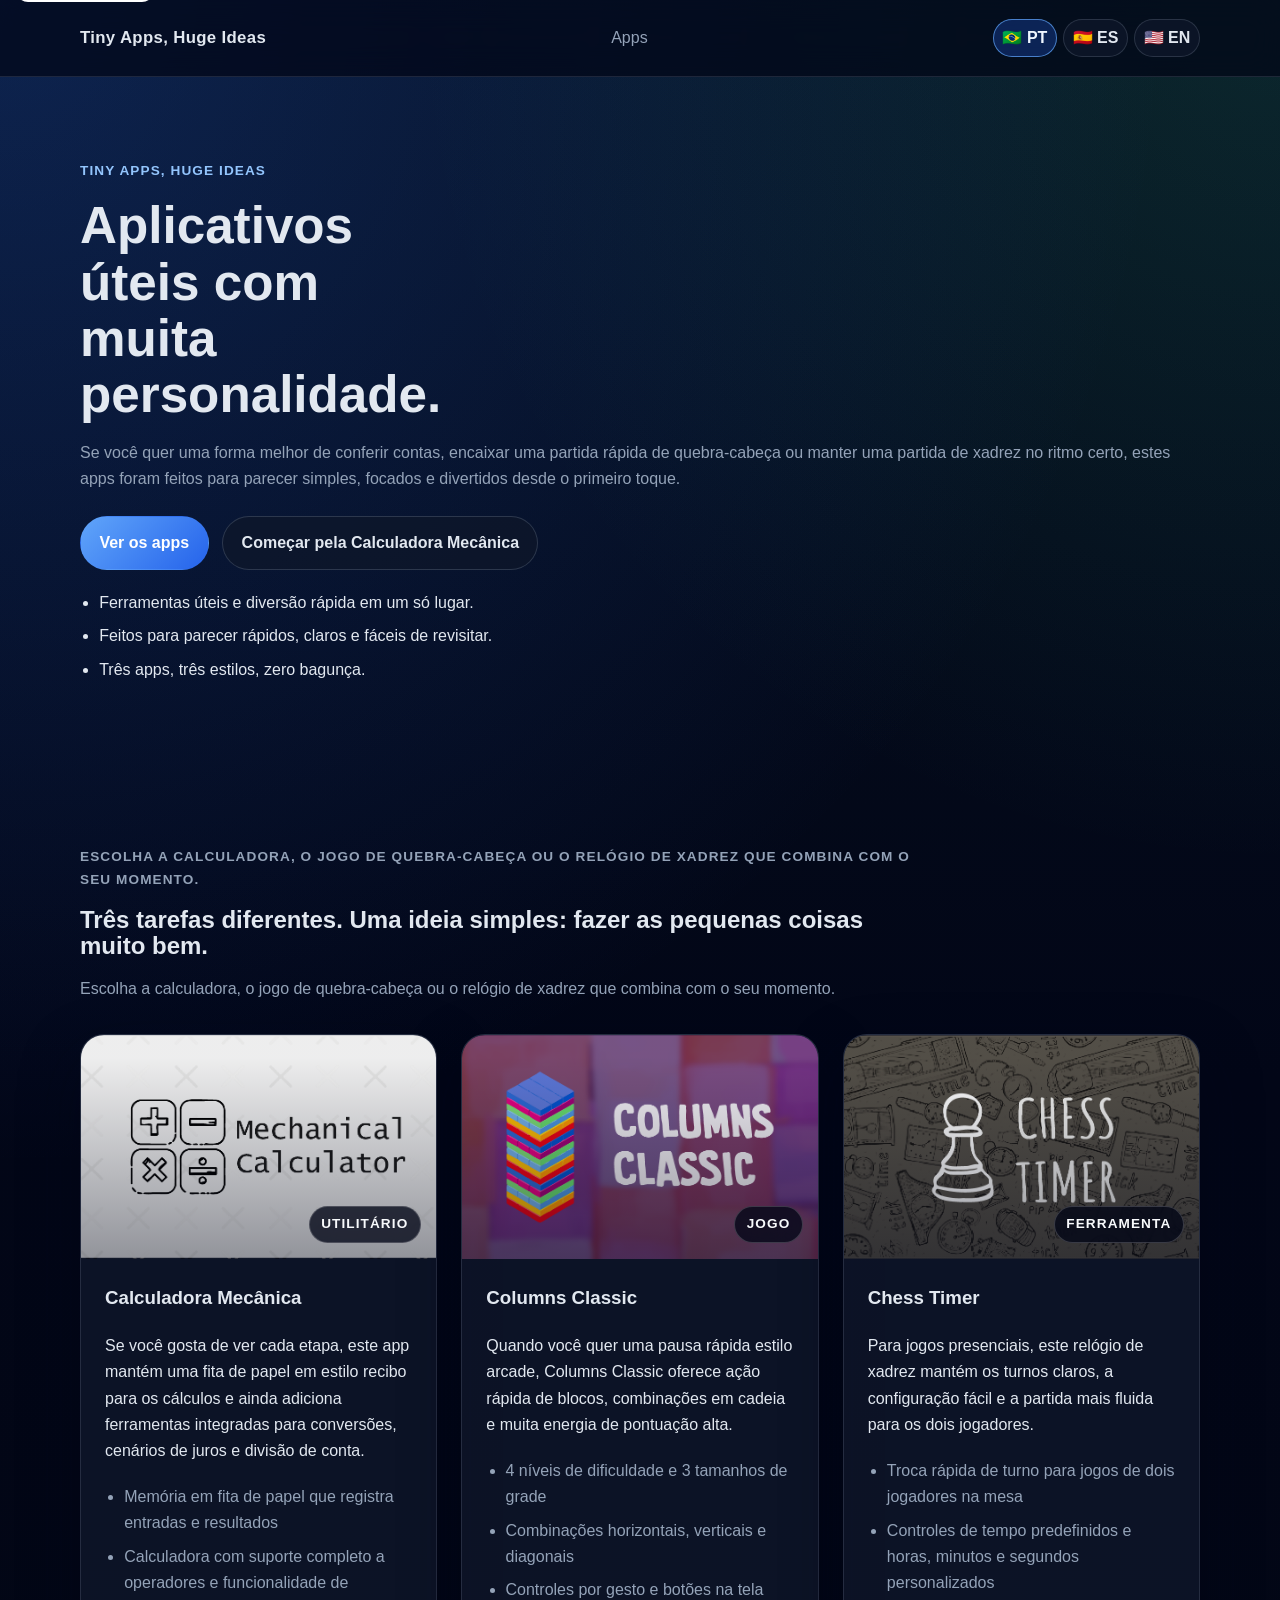
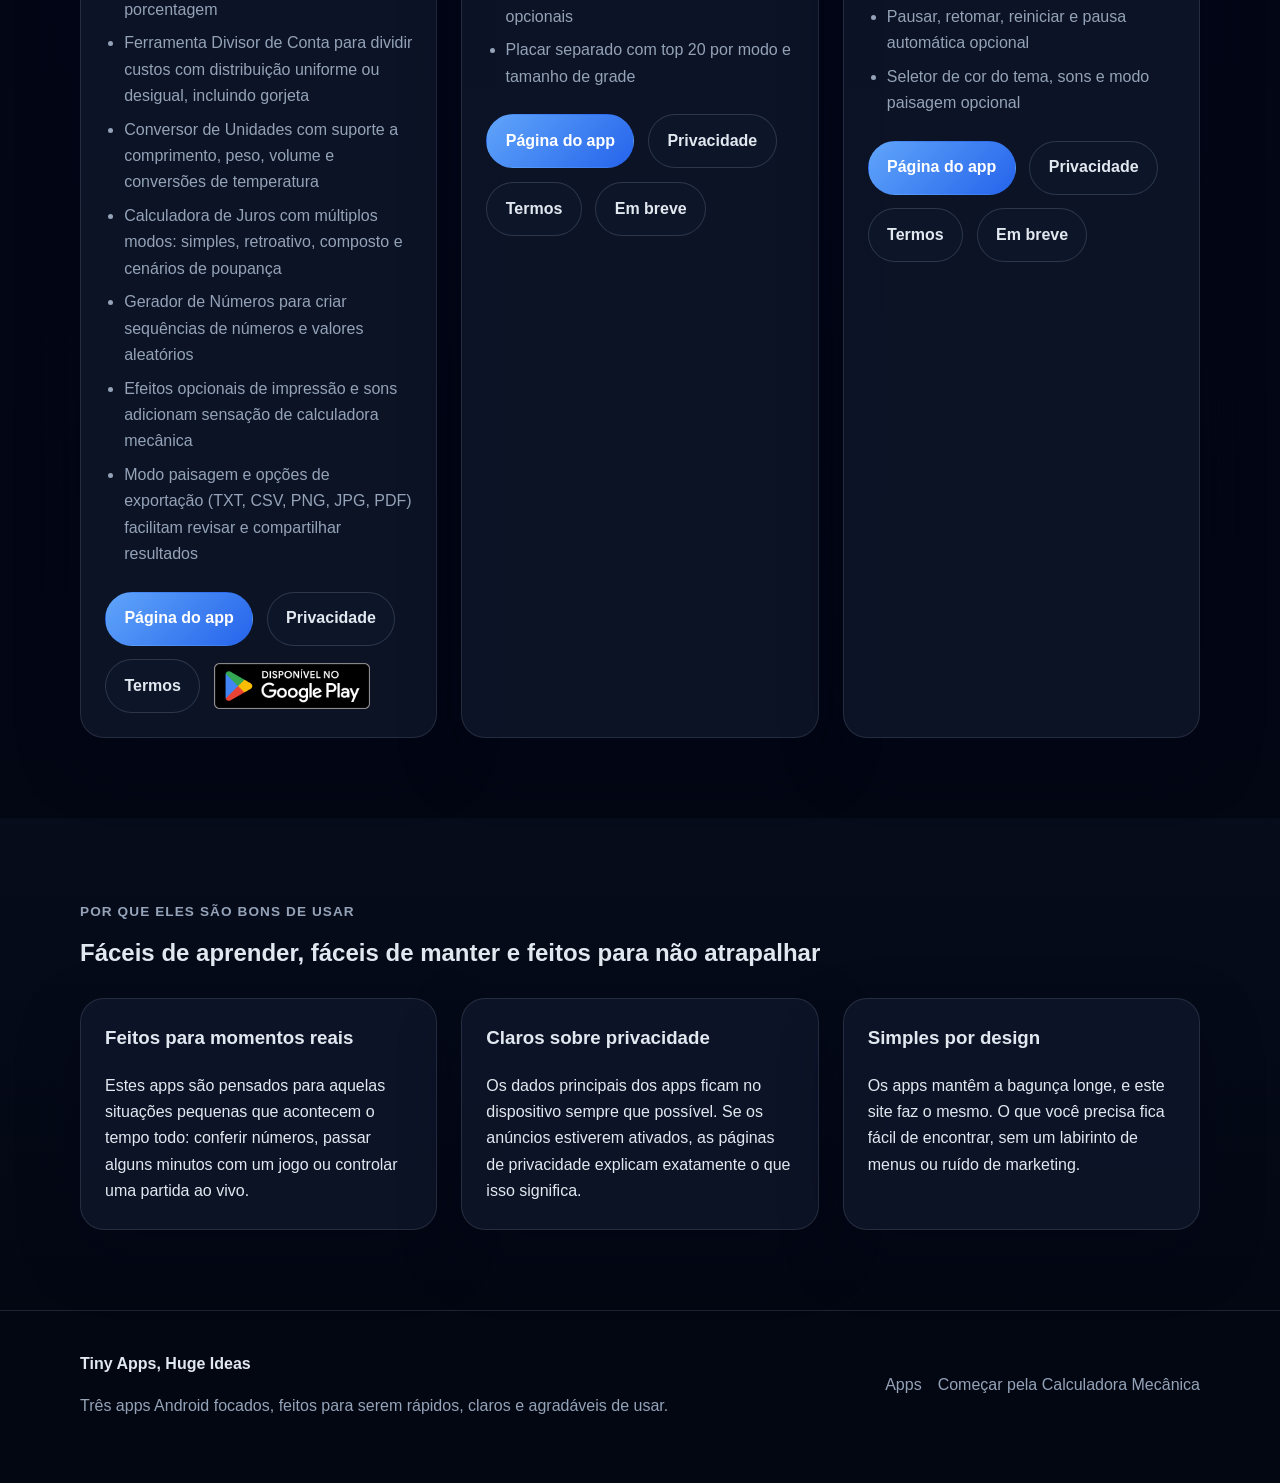
<file: index.html>
<!doctype html>
<html lang="en">
<head>
  <meta charset="utf-8">
  <meta name="viewport" content="width=device-width, initial-scale=1">
  <title>Tiny Apps, Huge Ideas | Android Apps for Calculations, Puzzles, and Chess</title>
  <meta
    name="description"
    content="Discover Tiny Apps, Huge Ideas: Android apps for paper-tape calculations, falling-block puzzles, and over-the-board chess timing."
  >
  <meta name="robots" content="index,follow,max-image-preview:large,max-snippet:-1,max-video-preview:-1">
  <meta name="author" content="Tiny Apps, Huge Ideas">
  <meta name="theme-color" content="#0f172a">
  <link rel="canonical" href="https://tgarcia.dev.br/">
  <meta property="og:site_name" content="Tiny Apps, Huge Ideas">
  <meta property="og:type" content="website">
  <meta property="og:locale" content="en_US">
  <meta property="og:title" content="Tiny Apps, Huge Ideas | Android Apps for Calculations, Puzzles, and Chess">
  <meta property="og:description" content="Discover Tiny Apps, Huge Ideas: Android apps for paper-tape calculations, falling-block puzzles, and over-the-board chess timing.">
  <meta property="og:url" content="https://tgarcia.dev.br/">
  <meta property="og:image" content="https://tgarcia.dev.br/assets/new_icons/calculator.png">
  <meta property="og:image:alt" content="Mechanical Calculator app icon from Tiny Apps, Huge Ideas">
  <meta name="twitter:card" content="summary">
  <meta name="twitter:title" content="Tiny Apps, Huge Ideas | Android Apps for Calculations, Puzzles, and Chess">
  <meta name="twitter:description" content="Discover Tiny Apps, Huge Ideas: Android apps for paper-tape calculations, falling-block puzzles, and over-the-board chess timing.">
  <meta name="twitter:image" content="https://tgarcia.dev.br/assets/new_icons/calculator.png">
  <link rel="icon" href="assets/icons/favicon.svg" type="image/svg+xml">
  <link rel="stylesheet" href="styles.css">
  <script type="application/ld+json">
    {
      "@context": "https://schema.org",
      "@graph": [
        {
          "@type": "Organization",
          "@id": "https://tgarcia.dev.br/#organization",
          "name": "Tiny Apps, Huge Ideas",
          "url": "https://tgarcia.dev.br/",
          "sameAs": [
            "https://play.google.com/store/apps/dev?id=7036385917834216309"
          ]
        },
        {
          "@type": "WebSite",
          "@id": "https://tgarcia.dev.br/#website",
          "url": "https://tgarcia.dev.br/",
          "name": "Tiny Apps, Huge Ideas",
          "description": "Discover Tiny Apps, Huge Ideas: Android apps for paper-tape calculations, falling-block puzzles, and over-the-board chess timing.",
          "publisher": {
            "@id": "https://tgarcia.dev.br/#organization"
          },
          "inLanguage": "en"
        },
        {
          "@type": "CollectionPage",
          "@id": "https://tgarcia.dev.br/#webpage",
          "url": "https://tgarcia.dev.br/",
          "name": "Tiny Apps, Huge Ideas | Android Apps for Calculations, Puzzles, and Chess",
          "description": "Discover Tiny Apps, Huge Ideas: Android apps for paper-tape calculations, falling-block puzzles, and over-the-board chess timing.",
          "isPartOf": {
            "@id": "https://tgarcia.dev.br/#website"
          },
          "about": {
            "@id": "https://tgarcia.dev.br/#organization"
          },
          "mainEntity": {
            "@id": "https://tgarcia.dev.br/#apps-list"
          },
          "inLanguage": "en"
        },
        {
          "@type": "ItemList",
          "@id": "https://tgarcia.dev.br/#apps-list",
          "name": "Tiny Apps Android app catalog",
          "itemListElement": [
            {
              "@type": "ListItem",
              "position": 1,
              "item": {
                "@type": "SoftwareApplication",
                "name": "Mechanical Calculator",
                "url": "https://tgarcia.dev.br/apps/mechanical-calculator/",
                "applicationCategory": "UtilitiesApplication",
                "operatingSystem": "Android"
              }
            },
            {
              "@type": "ListItem",
              "position": 2,
              "item": {
                "@type": "SoftwareApplication",
                "name": "Columns Classic",
                "url": "https://tgarcia.dev.br/apps/columns-classic/",
                "applicationCategory": "GameApplication",
                "operatingSystem": "Android"
              }
            },
            {
              "@type": "ListItem",
              "position": 3,
              "item": {
                "@type": "SoftwareApplication",
                "name": "Chess Timer",
                "url": "https://tgarcia.dev.br/apps/chess-timer/",
                "applicationCategory": "UtilitiesApplication",
                "operatingSystem": "Android"
              }
            }
          ]
        }
      ]
    }
  </script>
</head>
<body data-page="home">
  <a class="skip-link" href="#content">Skip to content</a>

  <header class="site-header">
    <div class="container nav">
      <a class="brand" href="index.html">Tiny Apps, Huge Ideas</a>
      <nav class="nav-links" aria-label="Primary">
        <a href="#apps">Apps</a>
      </nav>
      <div class="lang-switch" role="group" aria-label="Idioma">
        <button type="button" class="lang-button" data-lang="pt-BR" aria-label="Português do Brasil">🇧🇷 PT</button>
        <button type="button" class="lang-button" data-lang="es" aria-label="Español">🇪🇸 ES</button>
        <button type="button" class="lang-button" data-lang="en" aria-label="English">🇺🇸 EN</button>
      </div>
    </div>
  </header>

  <main id="content">
    <section class="hero">
      <div class="container hero-grid">
        <div>
          <p class="eyebrow">Tiny Apps, Huge Ideas</p>
          <h1>Useful apps with a lot of personality.</h1>
          <p class="lead">
            Whether you want a better way to check your math, squeeze in a quick puzzle run,
            or keep a chess game moving, these apps are built to feel simple, focused, and
            fun from the very first tap.
          </p>
          <div class="button-row">
            <a class="button button-primary" href="#apps">Browse the apps</a>
            <a class="button button-secondary" href="apps/mechanical-calculator/index.html">Start with Mechanical Calculator</a>
          </div>
          <ul class="check-list">
            <li>Useful tools and quick-play fun in one place.</li>
            <li>Built to feel fast, clear, and easy to come back to.</li>
            <li>Three apps, three moods, zero clutter.</li>
          </ul>
        </div>
      </div>
    </section>

    <section id="apps" class="section">
      <div class="container">
        <div class="section-heading">
          <p class="eyebrow">Pick your next app</p>
          <h2>Three different jobs. One simple idea: do the small things really well.</h2>
          <p>
            Choose the calculator, puzzle game, or chess clock that fits your moment.
          </p>
        </div>

        <div class="card-grid">
          <article class="card">
            <div class="card-media">
              <img class="card-backdrop" src="assets/new_icons/calculator.png" alt="Mechanical Calculator icon">
              <p class="badge card-badge">Utility</p>
            </div>
            <h3>Mechanical Calculator</h3>
            <p>
              If you like seeing every step, this app keeps a receipt-style paper tape
              for calculations, then adds built-in tools for conversions, interest
              scenarios, and splitting a bill.
            </p>
            <ul class="feature-list">
              <li>Paper tape memory that records entries and results</li>
              <li>Calculator with receipt-style tape display</li>
              <li>Bill Splitter tool with even/uneven distribution</li>
              <li>Unit Converter for common measurements</li>
              <li>Interest Calculator with multiple calculation modes</li>
              <li>Random Generator for number sequences</li>
              <li>Exports for calculator and tool results in TXT, CSV, PNG, JPG, and PDF</li>
              <li>Optional printing effects and landscape keypad controls</li>
            </ul>
            <div class="button-row">
              <a class="button button-primary" href="apps/mechanical-calculator/index.html">App page</a>
              <a class="button button-secondary" href="apps/mechanical-calculator/privacy.html">Privacy</a>
              <a class="button button-secondary" href="apps/mechanical-calculator/terms.html">Terms</a>
              <a class="button google-play-button" href="https://play.google.com/store/apps/details?id=dev.tgarcia.mechanicalcalculator" target="_blank" rel="noopener noreferrer">
                <img class="google-play-badge" src="assets/googlePlay/GetItOnGooglePlay_Badge_Web_color_English.png" alt="Get it on Google Play">
              </a>
            </div>
          </article>

          <article class="card">
            <div class="card-media">
              <img class="card-backdrop" src="assets/new_icons/columns.png" alt="Columns Classic icon">
              <p class="badge card-badge">Game</p>
            </div>
            <h3>Columns Classic</h3>
            <p>
              When you want a quick arcade-style brain break, Columns Classic gives you fast
              falling-block action, chain combos, and plenty of high-score energy.
            </p>
            <ul class="feature-list">
              <li>4 difficulty levels and 3 grid sizes</li>
              <li>Horizontal, vertical, and diagonal matches</li>
              <li>Gesture controls plus optional on-screen buttons</li>
              <li>Separate top-20 leaderboards by mode and grid size</li>
            </ul>
            <div class="button-row">
              <a class="button button-primary" href="apps/columns-classic/index.html">App page</a>
              <a class="button button-secondary" href="apps/columns-classic/privacy.html">Privacy</a>
              <a class="button button-secondary" href="apps/columns-classic/terms.html">Terms</a>
              <a class="button button-secondary google-play-coming-soon" href="https://play.google.com/store/apps/dev?id=7036385917834216309" target="_blank" rel="noopener noreferrer">Coming soon</a>
            </div>
          </article>

          <article class="card">
            <div class="card-media">
              <img class="card-backdrop" src="assets/new_icons/chesstimer.png" alt="Chess Timer icon">
              <p class="badge card-badge">Tool</p>
            </div>
            <h3>Chess Timer</h3>
            <p>
              For over-the-board games, this chess clock keeps turns clear, setup easy, and
              the whole session smoother for both players.
            </p>
            <ul class="feature-list">
              <li>Fast turn handoff for two-player over-the-board games</li>
              <li>Preset time controls plus custom hours, minutes, and seconds</li>
              <li>Pause, resume, restart, and optional auto-pause</li>
              <li>Theme color picker, sounds, and optional landscape mode</li>
            </ul>
            <div class="button-row">
              <a class="button button-primary" href="apps/chess-timer/index.html">App page</a>
              <a class="button button-secondary" href="apps/chess-timer/privacy.html">Privacy</a>
              <a class="button button-secondary" href="apps/chess-timer/terms.html">Terms</a>
              <a class="button button-secondary google-play-coming-soon" href="https://play.google.com/store/apps/dev?id=7036385917834216309" target="_blank" rel="noopener noreferrer">Coming soon</a>
            </div>
          </article>
        </div>
      </div>
    </section>

    <section class="section section-muted">
      <div class="container">
        <div class="section-heading">
          <p class="eyebrow">Why they feel good to use</p>
          <h2>Fast to learn, easy to keep, and built to stay out of your way</h2>
        </div>
        <div class="highlight-grid">
          <article class="highlight-card">
            <h3>Made for real moments</h3>
            <p>
              These apps are meant for the little situations that happen all the time:
              checking numbers, filling a few minutes with a game, or running a live match.
            </p>
          </article>
          <article class="highlight-card">
            <h3>Clear about privacy</h3>
            <p>
              Core app data stays on the device wherever possible. If ads are enabled, the
              privacy pages explain exactly what that means.
            </p>
          </article>
          <article class="highlight-card">
            <h3>Simple by design</h3>
            <p>
              The apps keep clutter low, and this site does the same. What you need is easy
              to find without a maze of menus or marketing noise.
            </p>
          </article>
        </div>
      </div>
    </section>

  </main>

  <footer class="site-footer">
    <div class="container footer-content">
      <div>
        <strong>Tiny Apps, Huge Ideas</strong>
        <p>
          Three focused Android apps built to be quick, clear, and fun to use.
        </p>
      </div>
      <div class="footer-links">
        <a href="#apps">Apps</a>
        <a href="apps/mechanical-calculator/index.html">Start with Mechanical Calculator</a>
      </div>
    </div>
  </footer>
  <script src="assets/js/i18n.js"></script>
</body>
</html>
</file>
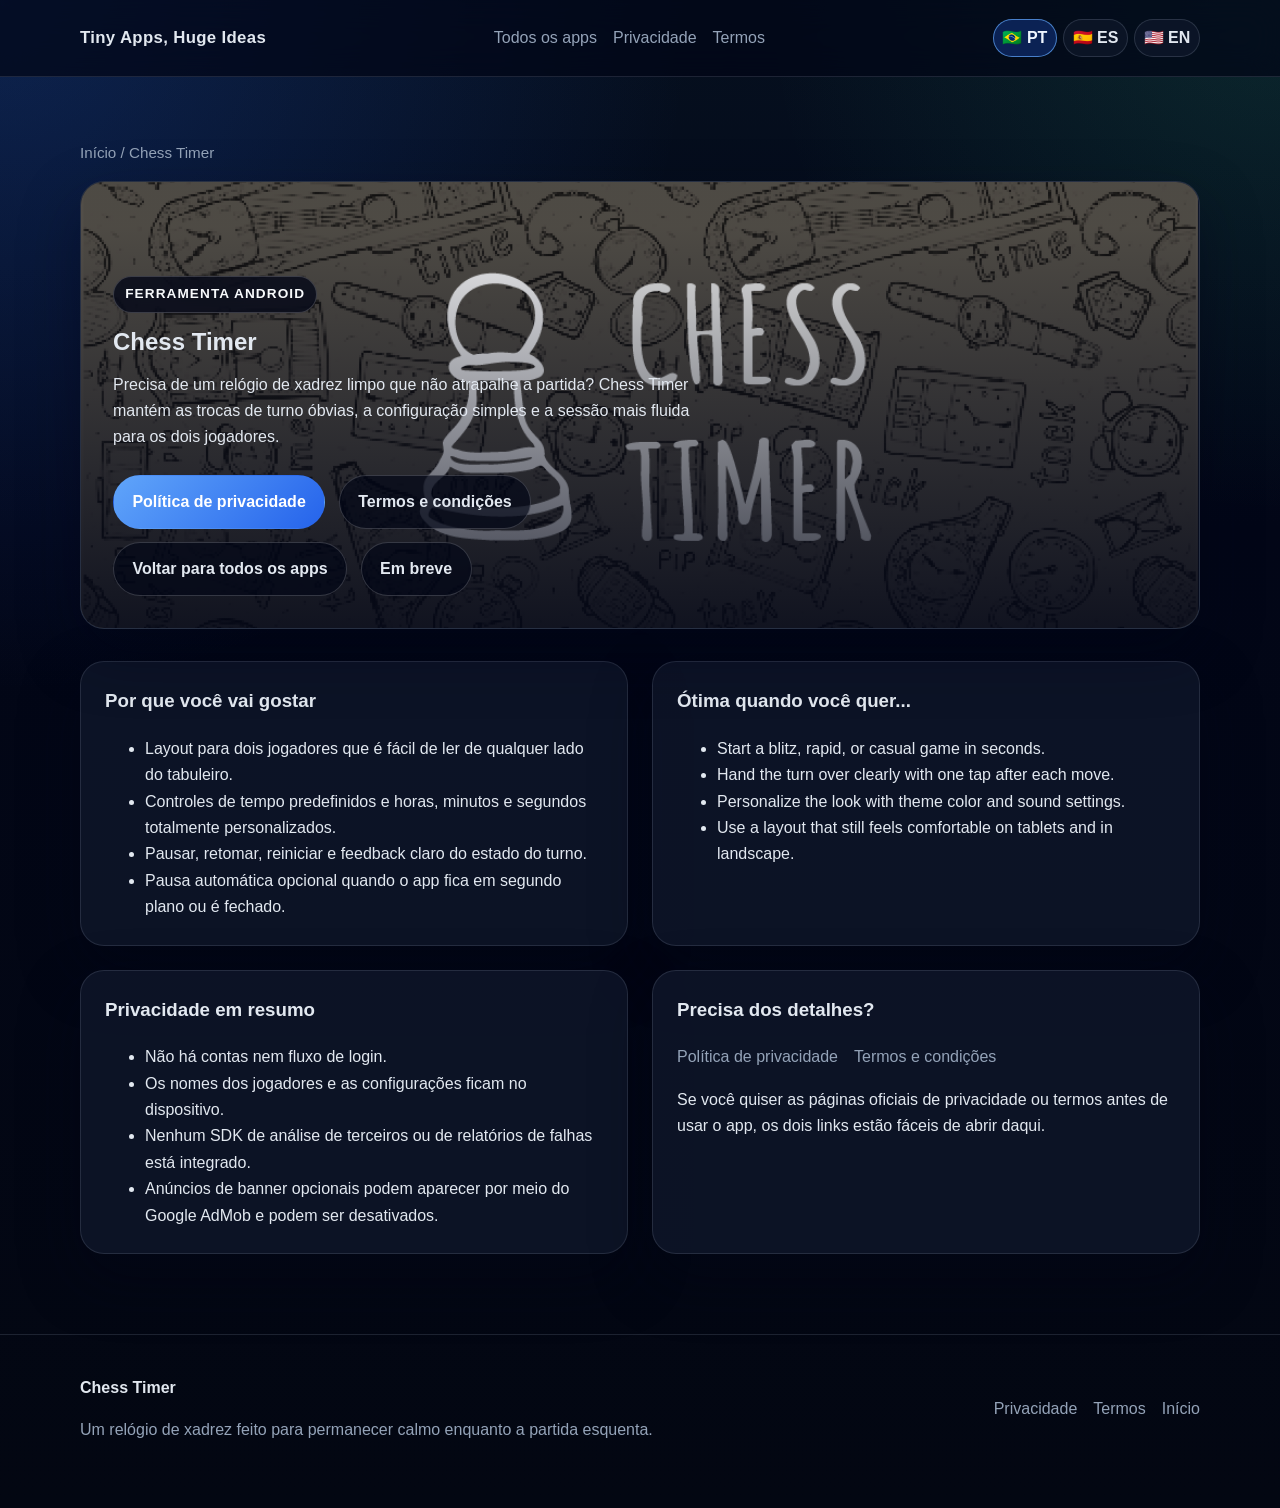
<file: apps/chess-timer/index.html>
<!doctype html>
<html lang="en">
<head>
  <meta charset="utf-8">
  <meta name="viewport" content="width=device-width, initial-scale=1">
  <title>Chess Timer App | Two-Player Chess Clock for Android</title>
  <meta
    name="description"
    content="Chess Timer is an Android chess clock for two-player games with quick setup, custom time controls, clear turn changes, and offline use."
  >
  <meta name="robots" content="index,follow,max-image-preview:large,max-snippet:-1,max-video-preview:-1">
  <meta name="author" content="Tiny Apps, Huge Ideas">
  <meta name="theme-color" content="#0f172a">
  <link rel="canonical" href="https://tgarcia.dev.br/apps/chess-timer/">
  <meta property="og:site_name" content="Tiny Apps, Huge Ideas">
  <meta property="og:type" content="website">
  <meta property="og:locale" content="en_US">
  <meta property="og:title" content="Chess Timer App | Two-Player Chess Clock for Android">
  <meta property="og:description" content="Chess Timer is an Android chess clock for two-player games with quick setup, custom time controls, clear turn changes, and offline use.">
  <meta property="og:url" content="https://tgarcia.dev.br/apps/chess-timer/">
  <meta property="og:image" content="https://tgarcia.dev.br/assets/new_icons/chesstimer.png">
  <meta property="og:image:alt" content="Chess Timer app icon">
  <meta name="twitter:card" content="summary">
  <meta name="twitter:title" content="Chess Timer App | Two-Player Chess Clock for Android">
  <meta name="twitter:description" content="Chess Timer is an Android chess clock for two-player games with quick setup, custom time controls, clear turn changes, and offline use.">
  <meta name="twitter:image" content="https://tgarcia.dev.br/assets/new_icons/chesstimer.png">
  <link rel="icon" href="../../assets/icons/favicon.svg" type="image/svg+xml">
  <link rel="stylesheet" href="../../styles.css">
  <script type="application/ld+json">
    {
      "@context": "https://schema.org",
      "@graph": [
        {
          "@type": "Organization",
          "@id": "https://tgarcia.dev.br/#organization",
          "name": "Tiny Apps, Huge Ideas",
          "url": "https://tgarcia.dev.br/"
        },
        {
          "@type": "SoftwareApplication",
          "@id": "https://tgarcia.dev.br/apps/chess-timer/#app",
          "name": "Chess Timer",
          "url": "https://tgarcia.dev.br/apps/chess-timer/",
          "description": "Chess Timer is an Android chess clock for two-player games with quick setup, custom time controls, clear turn changes, and offline use.",
          "applicationCategory": "UtilitiesApplication",
          "operatingSystem": "Android",
          "isAccessibleForFree": true,
          "image": "https://tgarcia.dev.br/assets/new_icons/chesstimer.png",
          "featureList": [
            "Two-player chess clock layout",
            "Preset and custom time controls",
            "Pause, resume, and restart controls",
            "Optional auto-pause",
            "Theme and sound customization"
          ],
          "publisher": {
            "@id": "https://tgarcia.dev.br/#organization"
          }
        },
        {
          "@type": "BreadcrumbList",
          "@id": "https://tgarcia.dev.br/apps/chess-timer/#breadcrumbs",
          "itemListElement": [
            {
              "@type": "ListItem",
              "position": 1,
              "name": "Home",
              "item": "https://tgarcia.dev.br/"
            },
            {
              "@type": "ListItem",
              "position": 2,
              "name": "Chess Timer",
              "item": "https://tgarcia.dev.br/apps/chess-timer/"
            }
          ]
        }
      ]
    }
  </script>
</head>
<body data-page="chessTimerIndex">
  <header class="site-header">
    <div class="container nav">
      <a class="brand" href="../../index.html">Tiny Apps, Huge Ideas</a>
      <nav class="nav-links" aria-label="Primary">
        <a href="../../index.html#apps">All apps</a>
        <a href="privacy.html">Privacy</a>
        <a href="terms.html">Terms</a>
      </nav>
      <div class="lang-switch" role="group" aria-label="Idioma">
        <button type="button" class="lang-button" data-lang="pt-BR" aria-label="Português do Brasil">🇧🇷 PT</button>
        <button type="button" class="lang-button" data-lang="es" aria-label="Español">🇪🇸 ES</button>
        <button type="button" class="lang-button" data-lang="en" aria-label="English">🇺🇸 EN</button>
      </div>
    </div>
  </header>

  <main class="page-shell">
    <div class="container">
      <p class="breadcrumbs"><a href="../../index.html">Home</a> / Chess Timer</p>

      <section class="page-hero">
        <img class="page-hero-backdrop" src="../../assets/new_icons/chesstimer.png" alt="">
        <div class="page-hero-content">
          <p class="badge">Android Tool</p>
          <h1>Chess Timer</h1>
          <p class="page-lead">
            Need a clean chess clock that does not get in the way of the game? Chess Timer
            keeps turn changes obvious, setup simple, and the whole board session smoother
            for both players.
          </p>
          <div class="button-row">
            <a class="button button-primary" href="privacy.html">Privacy policy</a>
            <a class="button button-secondary" href="terms.html">Terms and conditions</a>
            <a class="button button-secondary" href="../../index.html#apps">Back to all apps</a>
            <a class="button button-secondary google-play-coming-soon" href="https://play.google.com/store/apps/dev?id=7036385917834216309" target="_blank" rel="noopener noreferrer">Coming soon</a>
          </div>
        </div>
      </section>

      <section class="detail-grid">
        <article class="content-card">
          <h3>Why you'll like it</h3>
          <ul>
            <li>Two-player layout that is easy to read across the board.</li>
            <li>Preset time controls plus fully custom hours, minutes, and seconds.</li>
            <li>Pause, resume, restart, and clear turn-state feedback.</li>
            <li>Optional auto-pause when the app is backgrounded or closed.</li>
          </ul>
        </article>

        <article class="content-card">
          <h3>Great when you want to...</h3>
          <ul>
            <li>Start a blitz, rapid, or casual game in seconds.</li>
            <li>Hand the turn over clearly with one tap after each move.</li>
            <li>Personalize the look with theme color and sound settings.</li>
            <li>Use a layout that still feels comfortable on tablets and in landscape.</li>
          </ul>
        </article>

        <article class="content-card">
          <h3>Privacy at a glance</h3>
          <ul>
            <li>No accounts or sign-in flow.</li>
            <li>Player names and settings stay on the device.</li>
            <li>No third-party analytics or crash-reporting SDKs are integrated.</li>
            <li>Optional banner ads may appear through Google AdMob and can be disabled.</li>
          </ul>
        </article>

        <article class="content-card">
          <h3>Need the details?</h3>
          <div class="inline-links">
            <a href="privacy.html">Privacy policy</a>
            <a href="terms.html">Terms and conditions</a>
          </div>
          <p>
            If you want the official privacy or terms pages before using the app, both links
            are easy to open from here.
          </p>
        </article>
      </section>
    </div>
  </main>

  <footer class="site-footer">
    <div class="container footer-content">
      <div>
        <strong>Chess Timer</strong>
        <p>A chess clock built to stay calm while the game gets intense.</p>
      </div>
      <div class="footer-links">
        <a href="privacy.html">Privacy</a>
        <a href="terms.html">Terms</a>
        <a href="../../index.html">Home</a>
      </div>
    </div>
  </footer>
  <script src="../../assets/js/i18n.js"></script>
</body>
</html>
</file>
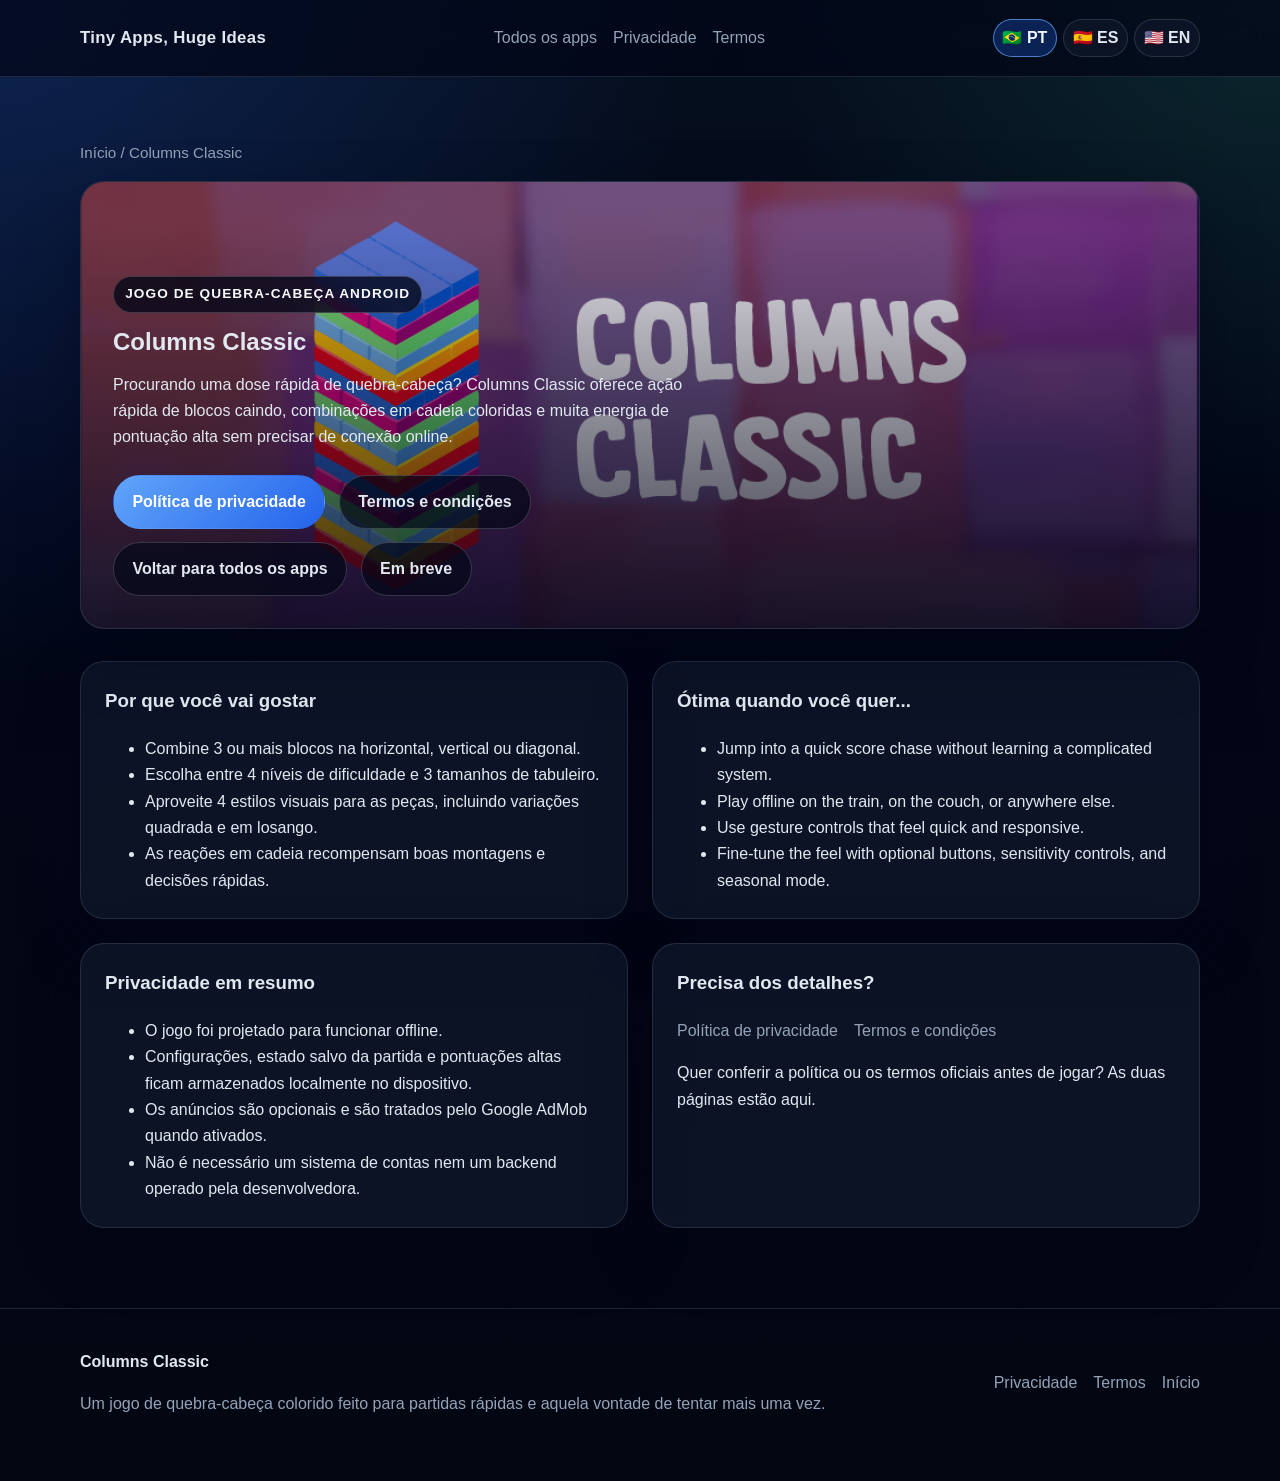
<file: apps/columns-classic/index.html>
<!doctype html>
<html lang="en">
<head>
  <meta charset="utf-8">
  <meta name="viewport" content="width=device-width, initial-scale=1">
  <title>Columns Classic Game | Offline Falling-Block Puzzle for Android</title>
  <meta
    name="description"
    content="Columns Classic is an Android falling-block puzzle game with offline play, chain combos, multiple difficulty levels, and flexible board sizes."
  >
  <meta name="robots" content="index,follow,max-image-preview:large,max-snippet:-1,max-video-preview:-1">
  <meta name="author" content="Tiny Apps, Huge Ideas">
  <meta name="theme-color" content="#0f172a">
  <link rel="canonical" href="https://tgarcia.dev.br/apps/columns-classic/">
  <meta property="og:site_name" content="Tiny Apps, Huge Ideas">
  <meta property="og:type" content="website">
  <meta property="og:locale" content="en_US">
  <meta property="og:title" content="Columns Classic Game | Offline Falling-Block Puzzle for Android">
  <meta property="og:description" content="Columns Classic is an Android falling-block puzzle game with offline play, chain combos, multiple difficulty levels, and flexible board sizes.">
  <meta property="og:url" content="https://tgarcia.dev.br/apps/columns-classic/">
  <meta property="og:image" content="https://tgarcia.dev.br/assets/new_icons/columns.png">
  <meta property="og:image:alt" content="Columns Classic app icon">
  <meta name="twitter:card" content="summary">
  <meta name="twitter:title" content="Columns Classic Game | Offline Falling-Block Puzzle for Android">
  <meta name="twitter:description" content="Columns Classic is an Android falling-block puzzle game with offline play, chain combos, multiple difficulty levels, and flexible board sizes.">
  <meta name="twitter:image" content="https://tgarcia.dev.br/assets/new_icons/columns.png">
  <link rel="icon" href="../../assets/icons/favicon.svg" type="image/svg+xml">
  <link rel="stylesheet" href="../../styles.css">
  <script type="application/ld+json">
    {
      "@context": "https://schema.org",
      "@graph": [
        {
          "@type": "Organization",
          "@id": "https://tgarcia.dev.br/#organization",
          "name": "Tiny Apps, Huge Ideas",
          "url": "https://tgarcia.dev.br/"
        },
        {
          "@type": "SoftwareApplication",
          "@id": "https://tgarcia.dev.br/apps/columns-classic/#app",
          "name": "Columns Classic",
          "url": "https://tgarcia.dev.br/apps/columns-classic/",
          "description": "Columns Classic is an Android falling-block puzzle game with offline play, chain combos, multiple difficulty levels, and flexible board sizes.",
          "applicationCategory": "GameApplication",
          "operatingSystem": "Android",
          "isAccessibleForFree": true,
          "image": "https://tgarcia.dev.br/assets/new_icons/columns.png",
          "featureList": [
            "Offline falling-block puzzle gameplay",
            "Horizontal, vertical, and diagonal matches",
            "Multiple difficulty levels",
            "Different board sizes",
            "Gesture controls and optional buttons"
          ],
          "publisher": {
            "@id": "https://tgarcia.dev.br/#organization"
          }
        },
        {
          "@type": "BreadcrumbList",
          "@id": "https://tgarcia.dev.br/apps/columns-classic/#breadcrumbs",
          "itemListElement": [
            {
              "@type": "ListItem",
              "position": 1,
              "name": "Home",
              "item": "https://tgarcia.dev.br/"
            },
            {
              "@type": "ListItem",
              "position": 2,
              "name": "Columns Classic",
              "item": "https://tgarcia.dev.br/apps/columns-classic/"
            }
          ]
        }
      ]
    }
  </script>
</head>
<body data-page="columnsClassicIndex">
  <header class="site-header">
    <div class="container nav">
      <a class="brand" href="../../index.html">Tiny Apps, Huge Ideas</a>
      <nav class="nav-links" aria-label="Primary">
        <a href="../../index.html#apps">All apps</a>
        <a href="privacy.html">Privacy</a>
        <a href="terms.html">Terms</a>
      </nav>
      <div class="lang-switch" role="group" aria-label="Idioma">
        <button type="button" class="lang-button" data-lang="pt-BR" aria-label="Português do Brasil">🇧🇷 PT</button>
        <button type="button" class="lang-button" data-lang="es" aria-label="Español">🇪🇸 ES</button>
        <button type="button" class="lang-button" data-lang="en" aria-label="English">🇺🇸 EN</button>
      </div>
    </div>
  </header>

  <main class="page-shell">
    <div class="container">
      <p class="breadcrumbs"><a href="../../index.html">Home</a> / Columns Classic</p>

      <section class="page-hero">
        <img class="page-hero-backdrop" src="../../assets/new_icons/columns.png" alt="">
        <div class="page-hero-content">
          <p class="badge">Android Puzzle Game</p>
          <h1>Columns Classic</h1>
          <p class="page-lead">
            Looking for a quick puzzle fix? Columns Classic gives you fast falling-block
            action, colorful chain combos, and plenty of high-score energy without needing
            an online connection.
          </p>
          <div class="button-row">
            <a class="button button-primary" href="privacy.html">Privacy policy</a>
            <a class="button button-secondary" href="terms.html">Terms and conditions</a>
            <a class="button button-secondary" href="../../index.html#apps">Back to all apps</a>
            <a class="button button-secondary google-play-coming-soon" href="https://play.google.com/store/apps/dev?id=7036385917834216309" target="_blank" rel="noopener noreferrer">Coming soon</a>
          </div>
        </div>
      </section>

      <section class="detail-grid">
        <article class="content-card">
          <h3>Why you'll like it</h3>
          <ul>
            <li>Match 3 or more blocks horizontally, vertically, or diagonally.</li>
            <li>Choose from 4 difficulty levels and 3 board sizes.</li>
            <li>Enjoy 4 visual styles for pieces, including square and diamond variants.</li>
            <li>Chain reactions reward smart setups and fast decision-making.</li>
          </ul>
        </article>

        <article class="content-card">
          <h3>Great when you want to...</h3>
          <ul>
            <li>Jump into a quick score chase without learning a complicated system.</li>
            <li>Play offline on the train, on the couch, or anywhere else.</li>
            <li>Use gesture controls that feel quick and responsive.</li>
            <li>Fine-tune the feel with optional buttons, sensitivity controls, and seasonal mode.</li>
          </ul>
        </article>

        <article class="content-card">
          <h3>Privacy at a glance</h3>
          <ul>
            <li>The game is designed to work offline.</li>
            <li>Settings, saved game state, and high scores are stored locally on the device.</li>
            <li>Ads are optional and handled through Google AdMob when enabled.</li>
            <li>No account system or developer-run backend is required.</li>
          </ul>
        </article>

        <article class="content-card">
          <h3>Need the details?</h3>
          <div class="inline-links">
            <a href="privacy.html">Privacy policy</a>
            <a href="terms.html">Terms and conditions</a>
          </div>
          <p>
            Want to check the official policy or terms before you play? Both pages are right
            here.
          </p>
        </article>
      </section>
    </div>
  </main>

  <footer class="site-footer">
    <div class="container footer-content">
      <div>
        <strong>Columns Classic</strong>
        <p>A colorful puzzle game built for quick runs and one-more-try energy.</p>
      </div>
      <div class="footer-links">
        <a href="privacy.html">Privacy</a>
        <a href="terms.html">Terms</a>
        <a href="../../index.html">Home</a>
      </div>
    </div>
  </footer>
  <script src="../../assets/js/i18n.js"></script>
</body>
</html>
</file>
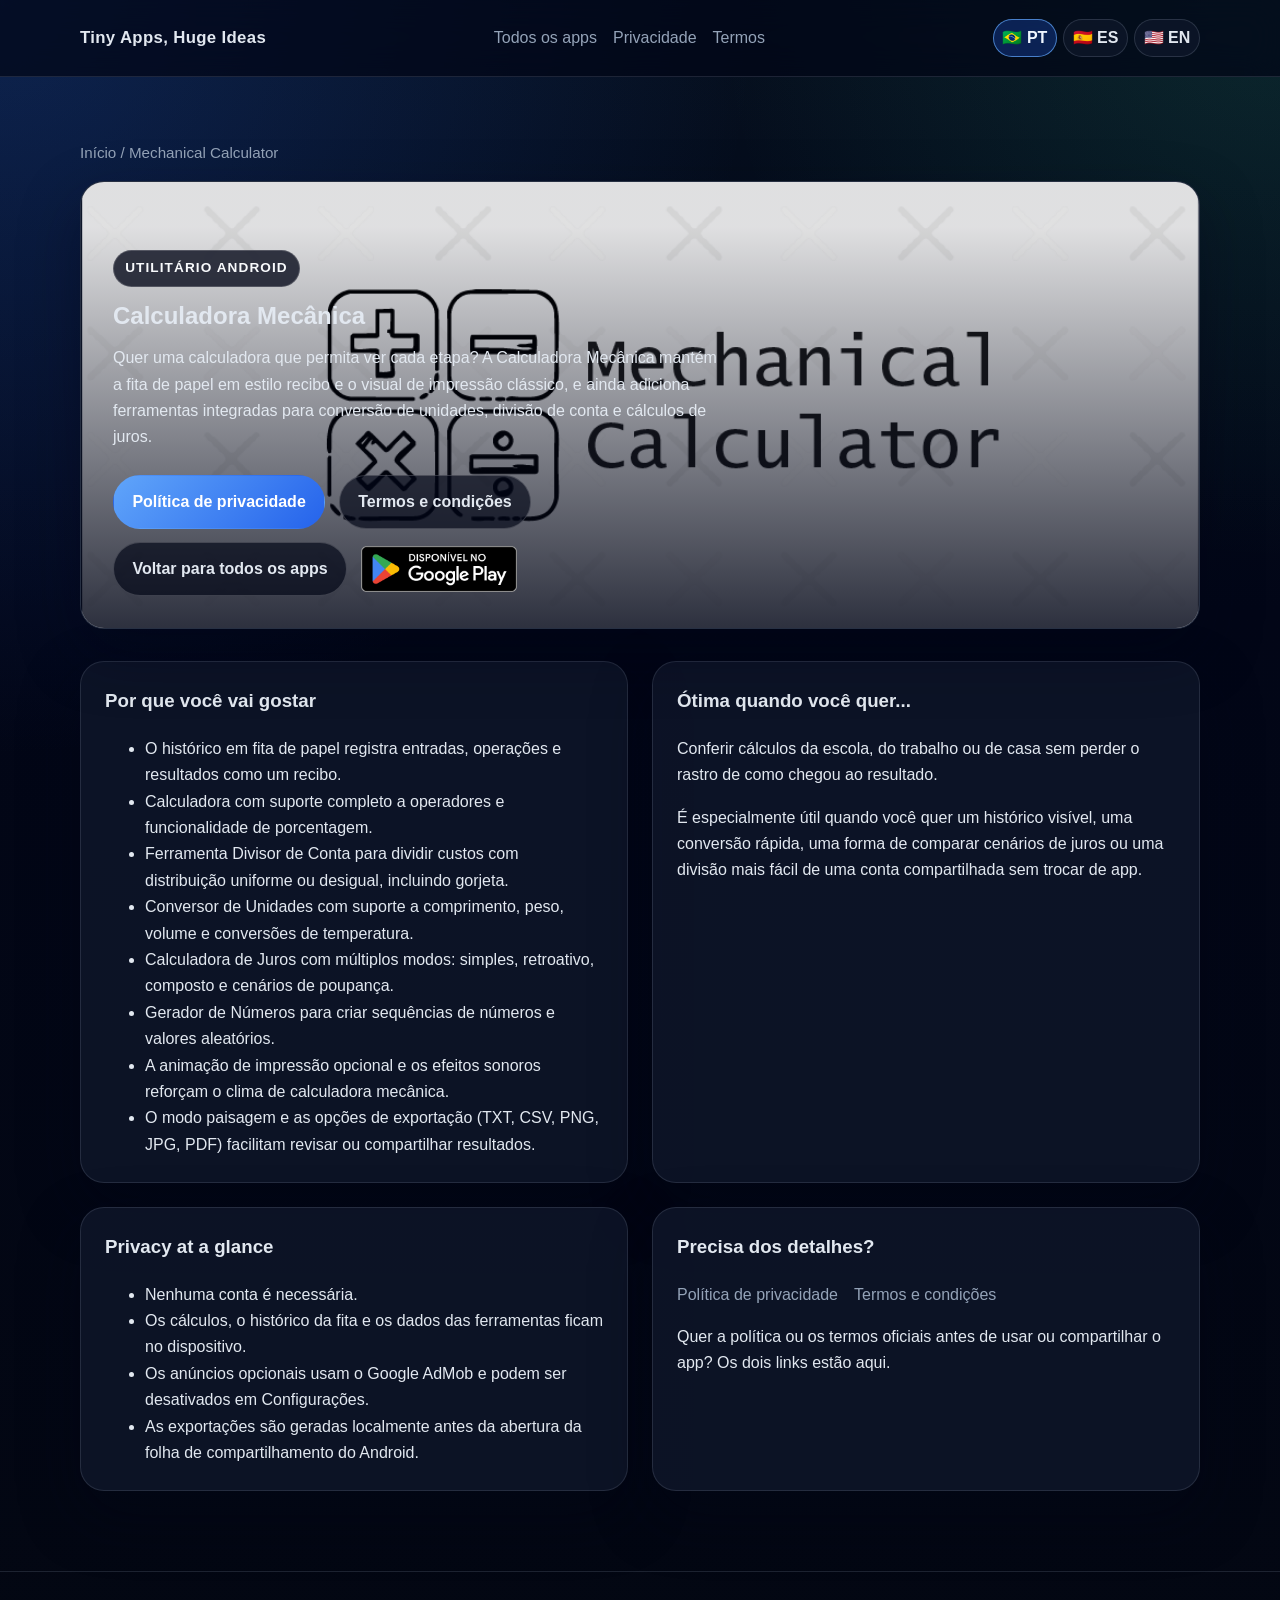
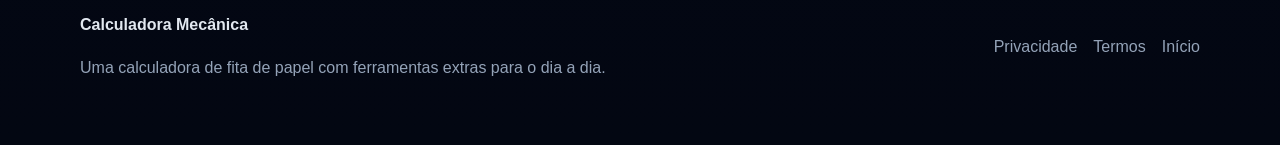
<file: apps/mechanical-calculator/index.html>
<!doctype html>
<html lang="en">
<head>
  <meta charset="utf-8">
  <meta name="viewport" content="width=device-width, initial-scale=1">
  <title>Mechanical Calculator App | Paper Tape Calculator for Android</title>
  <meta
    name="description"
    content="Mechanical Calculator is an Android paper-tape calculator with a bill splitter, unit converter, interest calculator, random generator, and exports."
  >
  <meta name="robots" content="index,follow,max-image-preview:large,max-snippet:-1,max-video-preview:-1">
  <meta name="author" content="Tiny Apps, Huge Ideas">
  <meta name="theme-color" content="#0f172a">
  <link rel="canonical" href="https://tgarcia.dev.br/apps/mechanical-calculator/">
  <meta property="og:site_name" content="Tiny Apps, Huge Ideas">
  <meta property="og:type" content="website">
  <meta property="og:locale" content="en_US">
  <meta property="og:title" content="Mechanical Calculator App | Paper Tape Calculator for Android">
  <meta property="og:description" content="Mechanical Calculator is an Android paper-tape calculator with a bill splitter, unit converter, interest calculator, random generator, and exports.">
  <meta property="og:url" content="https://tgarcia.dev.br/apps/mechanical-calculator/">
  <meta property="og:image" content="https://tgarcia.dev.br/assets/new_icons/calculator.png">
  <meta property="og:image:alt" content="Mechanical Calculator app icon">
  <meta name="twitter:card" content="summary">
  <meta name="twitter:title" content="Mechanical Calculator App | Paper Tape Calculator for Android">
  <meta name="twitter:description" content="Mechanical Calculator is an Android paper-tape calculator with a bill splitter, unit converter, interest calculator, random generator, and exports.">
  <meta name="twitter:image" content="https://tgarcia.dev.br/assets/new_icons/calculator.png">
  <link rel="icon" href="../../assets/icons/favicon.svg" type="image/svg+xml">
  <link rel="stylesheet" href="../../styles.css">
  <script type="application/ld+json">
    {
      "@context": "https://schema.org",
      "@graph": [
        {
          "@type": "Organization",
          "@id": "https://tgarcia.dev.br/#organization",
          "name": "Tiny Apps, Huge Ideas",
          "url": "https://tgarcia.dev.br/"
        },
        {
          "@type": "WebSite",
          "@id": "https://tgarcia.dev.br/#website",
          "url": "https://tgarcia.dev.br/",
          "name": "Tiny Apps, Huge Ideas"
        },
        {
          "@type": "SoftwareApplication",
          "@id": "https://tgarcia.dev.br/apps/mechanical-calculator/#app",
          "name": "Mechanical Calculator",
          "url": "https://tgarcia.dev.br/apps/mechanical-calculator/",
          "description": "Mechanical Calculator is an Android paper-tape calculator with a bill splitter, unit converter, interest calculator, random generator, and exports.",
          "applicationCategory": "UtilitiesApplication",
          "operatingSystem": "Android",
          "isAccessibleForFree": true,
          "image": "https://tgarcia.dev.br/assets/new_icons/calculator.png",
          "downloadUrl": "https://play.google.com/store/apps/details?id=dev.tgarcia.mechanicalcalculator",
          "installUrl": "https://play.google.com/store/apps/details?id=dev.tgarcia.mechanicalcalculator",
          "featureList": [
            "Paper tape calculator",
            "Bill splitter",
            "Unit converter",
            "Interest calculator",
            "Random generator",
            "Exports in TXT, CSV, PNG, JPG, and PDF"
          ],
          "publisher": {
            "@id": "https://tgarcia.dev.br/#organization"
          }
        },
        {
          "@type": "BreadcrumbList",
          "@id": "https://tgarcia.dev.br/apps/mechanical-calculator/#breadcrumbs",
          "itemListElement": [
            {
              "@type": "ListItem",
              "position": 1,
              "name": "Home",
              "item": "https://tgarcia.dev.br/"
            },
            {
              "@type": "ListItem",
              "position": 2,
              "name": "Mechanical Calculator",
              "item": "https://tgarcia.dev.br/apps/mechanical-calculator/"
            }
          ]
        }
      ]
    }
  </script>
</head>
<body data-page="mechanicalCalculatorIndex">
  <header class="site-header">
    <div class="container nav">
      <a class="brand" href="../../index.html">Tiny Apps, Huge Ideas</a>
      <nav class="nav-links" aria-label="Primary">
        <a href="../../index.html#apps">All apps</a>
        <a href="privacy.html">Privacy</a>
        <a href="terms.html">Terms</a>
      </nav>
      <div class="lang-switch" role="group" aria-label="Idioma">
        <button type="button" class="lang-button" data-lang="pt-BR" aria-label="Português do Brasil">🇧🇷 PT</button>
        <button type="button" class="lang-button" data-lang="es" aria-label="Español">🇪🇸 ES</button>
        <button type="button" class="lang-button" data-lang="en" aria-label="English">🇺🇸 EN</button>
      </div>
    </div>
  </header>

  <main class="page-shell">
    <div class="container">
      <p class="breadcrumbs"><a href="../../index.html">Home</a> / Mechanical Calculator</p>

      <section class="page-hero">
        <img class="page-hero-backdrop" src="../../assets/new_icons/calculator.png" alt="">
        <div class="page-hero-content">
          <p class="badge">Android Utility</p>
          <h1>Mechanical Calculator</h1>
          <p class="page-lead">
            Want a calculator that lets you see every step? Mechanical Calculator keeps the
            receipt-style paper tape and classic print feel, then adds built-in tools for
            unit conversions, bill splitting, and interest calculations.
          </p>
          <div class="button-row">
            <a class="button button-primary" href="privacy.html">Privacy policy</a>
            <a class="button button-secondary" href="terms.html">Terms and conditions</a>
            <a class="button button-secondary" href="../../index.html#apps">Back to all apps</a>
            <a class="button google-play-button" href="https://play.google.com/store/apps/details?id=dev.tgarcia.mechanicalcalculator" target="_blank" rel="noopener noreferrer">
              <img class="google-play-badge" src="../../assets/googlePlay/GetItOnGooglePlay_Badge_Web_color_English.png" alt="Get it on Google Play">
            </a>
          </div>
        </div>
      </section>

      <section class="detail-grid">
        <article class="content-card">
          <h3>Why you'll like it</h3>
          <ul>
            <li>Paper tape history records entries, operations, and results like a receipt.</li>
            <li>Calculator with full operator support and percentage functionality.</li>
            <li>Bill Splitter tool for splitting costs with even or uneven shares, including tip handling.</li>
            <li>Unit Converter supporting common length, weight, volume, and temperature conversions.</li>
            <li>Interest Calculator with multiple modes: simple, backwards, compound, and savings scenarios.</li>
            <li>Random Generator for creating number sequences and random values.</li>
            <li>Optional print animation and sound effects add a mechanical calculator feel.</li>
            <li>Landscape mode and export options (TXT, CSV, PNG, JPG, PDF) make reviewing or sharing results easy.</li>
          </ul>
        </article>

        <article class="content-card">
          <h3>Great when you want to...</h3>
          <p>
            Check school, work, or home calculations without losing the trail of how you got
            there.
          </p>
          <p>
            It is especially handy when you want a visible running history, a quick unit
            conversion, a way to compare interest scenarios, or an easier split for a shared
            bill without jumping between apps.
          </p>
        </article>

        <article class="content-card">
          <h3>Privacy at a glance</h3>
          <ul>
            <li>No account is required.</li>
            <li>Calculations, tape history, and tool data stay on the device.</li>
            <li>Optional ads use Google AdMob and can be disabled in Settings.</li>
            <li>Exports are generated locally before the Android share sheet is opened.</li>
          </ul>
        </article>

        <article class="content-card">
          <h3>Need the details?</h3>
          <div class="inline-links">
            <a href="privacy.html">Privacy policy</a>
            <a href="terms.html">Terms and conditions</a>
          </div>
          <p>
            Want the official policy or terms before you use or share the app? Both links are
            right here.
          </p>
        </article>
      </section>
    </div>
  </main>

  <footer class="site-footer">
    <div class="container footer-content">
      <div>
        <strong>Mechanical Calculator</strong>
        <p>A paper-tape calculator with extra everyday tools built right in.</p>
      </div>
      <div class="footer-links">
        <a href="privacy.html">Privacy</a>
        <a href="terms.html">Terms</a>
        <a href="../../index.html">Home</a>
      </div>
    </div>
  </footer>
  <script src="../../assets/js/i18n.js"></script>
</body>
</html>
</file>
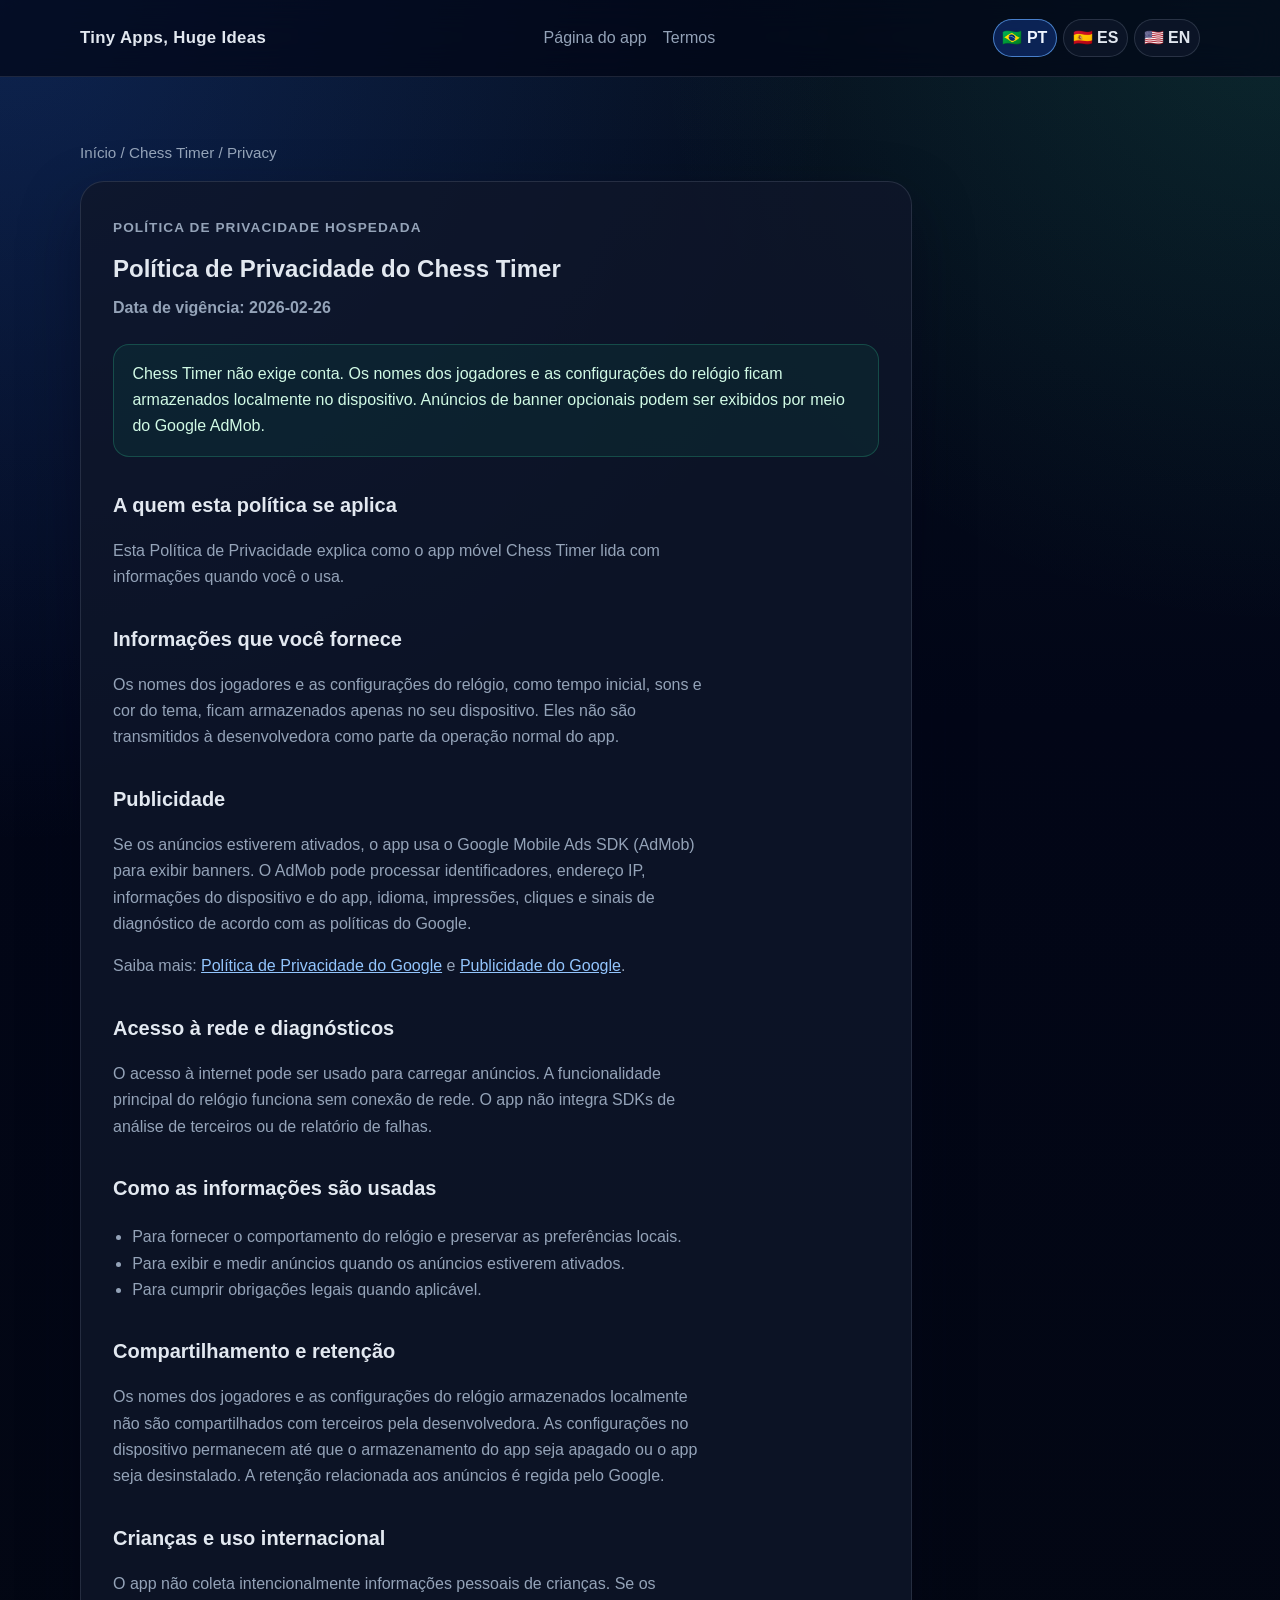
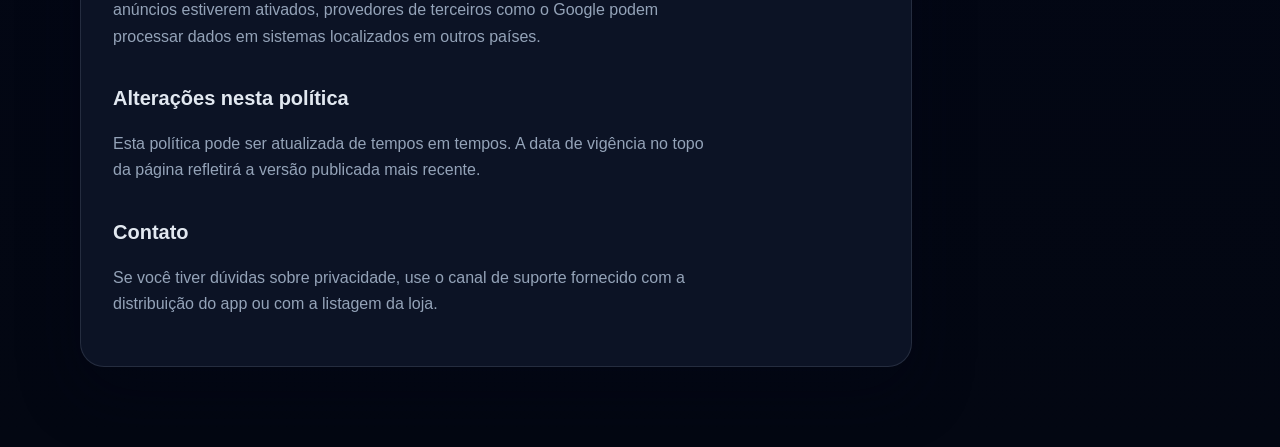
<file: apps/chess-timer/privacy.html>
<!doctype html>
<html lang="en">
<head>
  <meta charset="utf-8">
  <meta name="viewport" content="width=device-width, initial-scale=1">
  <title>Chess Timer Privacy Policy | Tiny Apps, Huge Ideas</title>
  <meta
    name="description"
    content="Read the Chess Timer privacy policy covering local settings, player names, optional ads, and support information."
  >
  <meta name="robots" content="index,follow,max-image-preview:large,max-snippet:-1,max-video-preview:-1">
  <meta name="author" content="Tiny Apps, Huge Ideas">
  <meta name="theme-color" content="#0f172a">
  <link rel="canonical" href="https://tgarcia.dev.br/apps/chess-timer/privacy.html">
  <meta property="og:site_name" content="Tiny Apps, Huge Ideas">
  <meta property="og:type" content="website">
  <meta property="og:locale" content="en_US">
  <meta property="og:title" content="Chess Timer Privacy Policy | Tiny Apps, Huge Ideas">
  <meta property="og:description" content="Read the Chess Timer privacy policy covering local settings, player names, optional ads, and support information.">
  <meta property="og:url" content="https://tgarcia.dev.br/apps/chess-timer/privacy.html">
  <meta property="og:image" content="https://tgarcia.dev.br/assets/new_icons/chesstimer.png">
  <meta property="og:image:alt" content="Chess Timer app icon">
  <meta name="twitter:card" content="summary">
  <meta name="twitter:title" content="Chess Timer Privacy Policy | Tiny Apps, Huge Ideas">
  <meta name="twitter:description" content="Read the Chess Timer privacy policy covering local settings, player names, optional ads, and support information.">
  <meta name="twitter:image" content="https://tgarcia.dev.br/assets/new_icons/chesstimer.png">
  <link rel="icon" href="../../assets/icons/favicon.svg" type="image/svg+xml">
  <link rel="stylesheet" href="../../styles.css">
  <script type="application/ld+json">
    {
      "@context": "https://schema.org",
      "@graph": [
        {
          "@type": "WebPage",
          "@id": "https://tgarcia.dev.br/apps/chess-timer/privacy.html#webpage",
          "url": "https://tgarcia.dev.br/apps/chess-timer/privacy.html",
          "name": "Chess Timer Privacy Policy",
          "description": "Read the Chess Timer privacy policy covering local settings, player names, optional ads, and support information.",
          "about": {
            "@type": "SoftwareApplication",
            "name": "Chess Timer",
            "url": "https://tgarcia.dev.br/apps/chess-timer/"
          },
          "isPartOf": {
            "@type": "WebSite",
            "name": "Tiny Apps, Huge Ideas",
            "url": "https://tgarcia.dev.br/"
          },
          "inLanguage": "en"
        },
        {
          "@type": "BreadcrumbList",
          "@id": "https://tgarcia.dev.br/apps/chess-timer/privacy.html#breadcrumbs",
          "itemListElement": [
            {
              "@type": "ListItem",
              "position": 1,
              "name": "Home",
              "item": "https://tgarcia.dev.br/"
            },
            {
              "@type": "ListItem",
              "position": 2,
              "name": "Chess Timer",
              "item": "https://tgarcia.dev.br/apps/chess-timer/"
            },
            {
              "@type": "ListItem",
              "position": 3,
              "name": "Privacy Policy",
              "item": "https://tgarcia.dev.br/apps/chess-timer/privacy.html"
            }
          ]
        }
      ]
    }
  </script>
</head>
<body data-page="chessTimerPrivacy">
  <header class="site-header">
    <div class="container nav">
      <a class="brand" href="../../index.html">Tiny Apps, Huge Ideas</a>
      <nav class="nav-links" aria-label="Primary">
        <a href="index.html">App page</a>
        <a href="terms.html">Terms</a>
      </nav>
      <div class="lang-switch" role="group" aria-label="Idioma">
        <button type="button" class="lang-button" data-lang="pt-BR" aria-label="Português do Brasil">🇧🇷 PT</button>
        <button type="button" class="lang-button" data-lang="es" aria-label="Español">🇪🇸 ES</button>
        <button type="button" class="lang-button" data-lang="en" aria-label="English">🇺🇸 EN</button>
      </div>
    </div>
  </header>

  <main class="page-shell">
    <div class="container">
      <p class="breadcrumbs"><a href="../../index.html">Home</a> / <a href="index.html">Chess Timer</a> / Privacy</p>

      <article class="legal-doc">
        <p class="eyebrow">Hosted privacy policy</p>
        <h1>Privacy Policy for Chess Timer</h1>
        <p class="legal-meta">Effective date: 2026-02-26</p>

        <div class="callout">
          Chess Timer does not require an account. Player names and timer settings are kept
          locally on the device. Optional banner ads may be served through Google AdMob.
        </div>

        <h2>Who this policy covers</h2>
        <p>
          This Privacy Policy explains how the Chess Timer mobile app handles information
          when you use it.
        </p>

        <h2>Information you provide</h2>
        <p>
          Player names and timer settings such as starting time, sounds, and theme color are
          stored only on your device. They are not transmitted to the developer as part of
          the normal operation of the app.
        </p>

        <h2>Advertising</h2>
        <p>
          If ads are enabled, the app uses Google Mobile Ads SDK (AdMob) to display banner
          ads. AdMob may process identifiers, IP address, device and app information,
          language, impressions, clicks, and diagnostic signals according to Google policies.
        </p>
        <p>
          Learn more:
          <a href="https://policies.google.com/privacy">Google Privacy Policy</a>
          and
          <a href="https://policies.google.com/technologies/ads">Google Advertising</a>.
        </p>

        <h2>Network access and diagnostics</h2>
        <p>
          Internet access may be used to load ads. Core timer functionality can work without
          a network connection. The app does not integrate third-party analytics or
          crash-reporting SDKs.
        </p>

        <h2>How information is used</h2>
        <ul>
          <li>To provide timer behavior and preserve local preferences.</li>
          <li>To display and measure ads when ads are enabled.</li>
          <li>To comply with legal obligations where applicable.</li>
        </ul>

        <h2>Sharing and retention</h2>
        <p>
          Locally stored player names and timer settings are not shared with third parties by
          the developer. On-device settings remain until app storage is cleared or the app is
          uninstalled. Ad-related retention is governed by Google.
        </p>

        <h2>Children and international use</h2>
        <p>
          The app does not knowingly collect personal information from children. If ads are
          enabled, third-party providers such as Google may process data on systems located
          in other countries.
        </p>

        <h2>Changes to this policy</h2>
        <p>
          This policy may be updated from time to time. The effective date at the top of the
          page will reflect the latest published version.
        </p>

        <h2>Contact</h2>
        <p>
          If you have privacy questions, use the support channel provided with the app
          distribution or store listing.
        </p>
      </article>
    </div>
  </main>
  <script src="../../assets/js/i18n.js"></script>
</body>
</html>
</file>
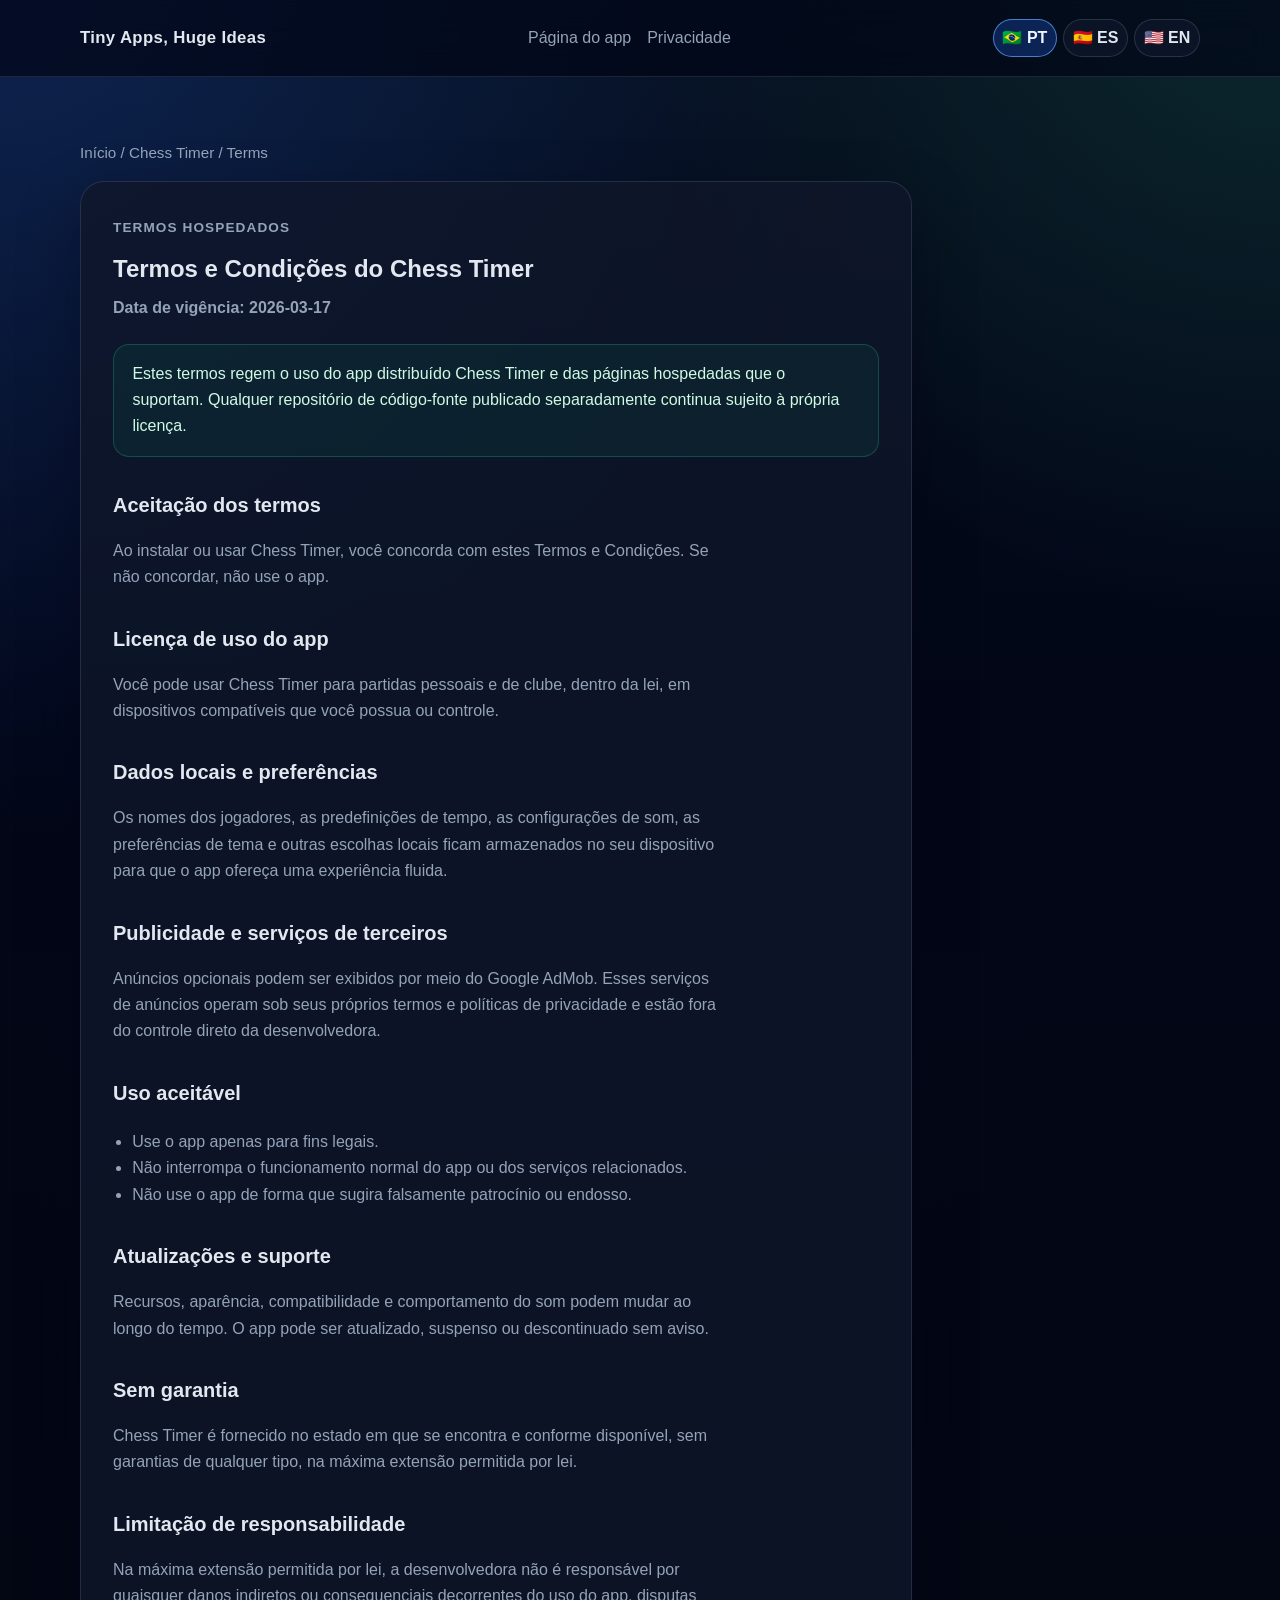
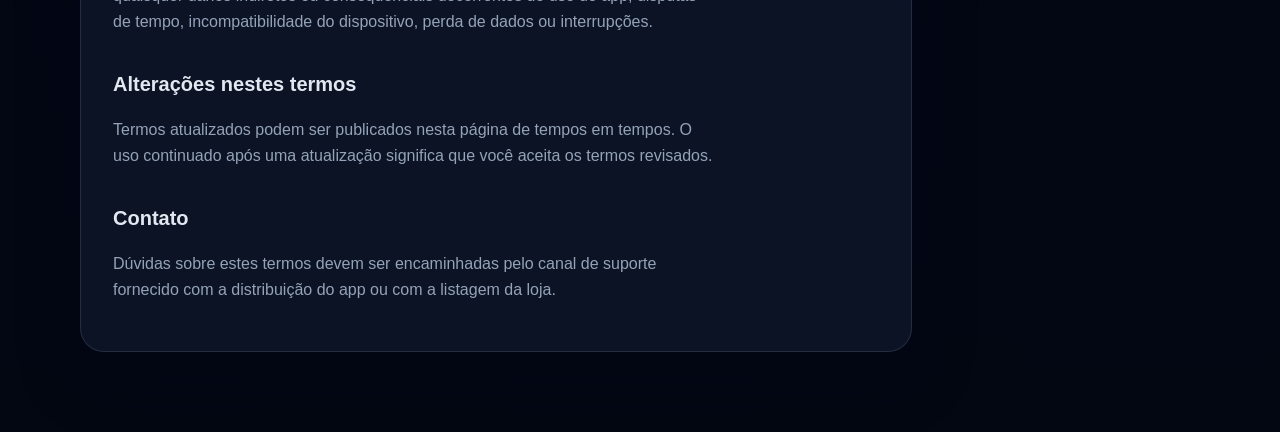
<file: apps/chess-timer/terms.html>
<!doctype html>
<html lang="en">
<head>
  <meta charset="utf-8">
  <meta name="viewport" content="width=device-width, initial-scale=1">
  <title>Chess Timer Terms and Conditions | Tiny Apps, Huge Ideas</title>
  <meta
    name="description"
    content="Read the Chess Timer terms and conditions for app usage, time-control features, optional ads, updates, and support."
  >
  <meta name="robots" content="index,follow,max-image-preview:large,max-snippet:-1,max-video-preview:-1">
  <meta name="author" content="Tiny Apps, Huge Ideas">
  <meta name="theme-color" content="#0f172a">
  <link rel="canonical" href="https://tgarcia.dev.br/apps/chess-timer/terms.html">
  <meta property="og:site_name" content="Tiny Apps, Huge Ideas">
  <meta property="og:type" content="website">
  <meta property="og:locale" content="en_US">
  <meta property="og:title" content="Chess Timer Terms and Conditions | Tiny Apps, Huge Ideas">
  <meta property="og:description" content="Read the Chess Timer terms and conditions for app usage, time-control features, optional ads, updates, and support.">
  <meta property="og:url" content="https://tgarcia.dev.br/apps/chess-timer/terms.html">
  <meta property="og:image" content="https://tgarcia.dev.br/assets/new_icons/chesstimer.png">
  <meta property="og:image:alt" content="Chess Timer app icon">
  <meta name="twitter:card" content="summary">
  <meta name="twitter:title" content="Chess Timer Terms and Conditions | Tiny Apps, Huge Ideas">
  <meta name="twitter:description" content="Read the Chess Timer terms and conditions for app usage, time-control features, optional ads, updates, and support.">
  <meta name="twitter:image" content="https://tgarcia.dev.br/assets/new_icons/chesstimer.png">
  <link rel="icon" href="../../assets/icons/favicon.svg" type="image/svg+xml">
  <link rel="stylesheet" href="../../styles.css">
  <script type="application/ld+json">
    {
      "@context": "https://schema.org",
      "@graph": [
        {
          "@type": "WebPage",
          "@id": "https://tgarcia.dev.br/apps/chess-timer/terms.html#webpage",
          "url": "https://tgarcia.dev.br/apps/chess-timer/terms.html",
          "name": "Chess Timer Terms and Conditions",
          "description": "Read the Chess Timer terms and conditions for app usage, time-control features, optional ads, updates, and support.",
          "about": {
            "@type": "SoftwareApplication",
            "name": "Chess Timer",
            "url": "https://tgarcia.dev.br/apps/chess-timer/"
          },
          "isPartOf": {
            "@type": "WebSite",
            "name": "Tiny Apps, Huge Ideas",
            "url": "https://tgarcia.dev.br/"
          },
          "inLanguage": "en"
        },
        {
          "@type": "BreadcrumbList",
          "@id": "https://tgarcia.dev.br/apps/chess-timer/terms.html#breadcrumbs",
          "itemListElement": [
            {
              "@type": "ListItem",
              "position": 1,
              "name": "Home",
              "item": "https://tgarcia.dev.br/"
            },
            {
              "@type": "ListItem",
              "position": 2,
              "name": "Chess Timer",
              "item": "https://tgarcia.dev.br/apps/chess-timer/"
            },
            {
              "@type": "ListItem",
              "position": 3,
              "name": "Terms and Conditions",
              "item": "https://tgarcia.dev.br/apps/chess-timer/terms.html"
            }
          ]
        }
      ]
    }
  </script>
</head>
<body data-page="chessTimerTerms">
  <header class="site-header">
    <div class="container nav">
      <a class="brand" href="../../index.html">Tiny Apps, Huge Ideas</a>
      <nav class="nav-links" aria-label="Primary">
        <a href="index.html">App page</a>
        <a href="privacy.html">Privacy</a>
      </nav>
      <div class="lang-switch" role="group" aria-label="Idioma">
        <button type="button" class="lang-button" data-lang="pt-BR" aria-label="Português do Brasil">🇧🇷 PT</button>
        <button type="button" class="lang-button" data-lang="es" aria-label="Español">🇪🇸 ES</button>
        <button type="button" class="lang-button" data-lang="en" aria-label="English">🇺🇸 EN</button>
      </div>
    </div>
  </header>

  <main class="page-shell">
    <div class="container">
      <p class="breadcrumbs"><a href="../../index.html">Home</a> / <a href="index.html">Chess Timer</a> / Terms</p>

      <article class="legal-doc">
        <p class="eyebrow">Hosted terms</p>
        <h1>Terms and Conditions for Chess Timer</h1>
        <p class="legal-meta">Effective date: 2026-03-17</p>

        <div class="callout">
          These terms govern the use of the distributed Chess Timer app and the hosted pages
          that support it. Any separately published source repository remains governed by its
          own license.
        </div>

        <h2>Acceptance of terms</h2>
        <p>
          By installing or using Chess Timer, you agree to these Terms and Conditions. If
          you do not agree, do not use the app.
        </p>

        <h2>License to use the app</h2>
        <p>
          You may use Chess Timer for lawful personal and club play on supported devices that
          you own or control.
        </p>

        <h2>Local data and preferences</h2>
        <p>
          Player names, timing presets, sound settings, theme preferences, and other local
          choices are stored on your device so the app can provide a smooth experience.
        </p>

        <h2>Advertising and third-party services</h2>
        <p>
          Optional ads may be shown through Google AdMob. Those ad services operate under
          their own terms and privacy policies and are outside the direct control of the
          developer.
        </p>

        <h2>Acceptable use</h2>
        <ul>
          <li>Use the app only for lawful purposes.</li>
          <li>Do not disrupt the normal operation of the app or related services.</li>
          <li>Do not use the app in a way that falsely suggests sponsorship or endorsement.</li>
        </ul>

        <h2>Updates and support</h2>
        <p>
          Features, appearance, compatibility, and sound behavior may change over time. The
          app may be updated, suspended, or discontinued without notice.
        </p>

        <h2>No warranty</h2>
        <p>
          Chess Timer is provided "as is" and "as available" without warranties of any kind,
          to the maximum extent permitted by law.
        </p>

        <h2>Limitation of liability</h2>
        <p>
          To the fullest extent permitted by law, the developer is not liable for any
          indirect or consequential damages arising from app use, timing disputes, device
          incompatibility, data loss, or interruptions.
        </p>

        <h2>Changes to these terms</h2>
        <p>
          Updated terms may be posted on this page from time to time. Continued use after an
          update means you accept the revised terms.
        </p>

        <h2>Contact</h2>
        <p>
          Questions about these terms should be directed through the support channel provided
          with the app distribution or store listing.
        </p>
      </article>
    </div>
  </main>
  <script src="../../assets/js/i18n.js"></script>
</body>
</html>
</file>
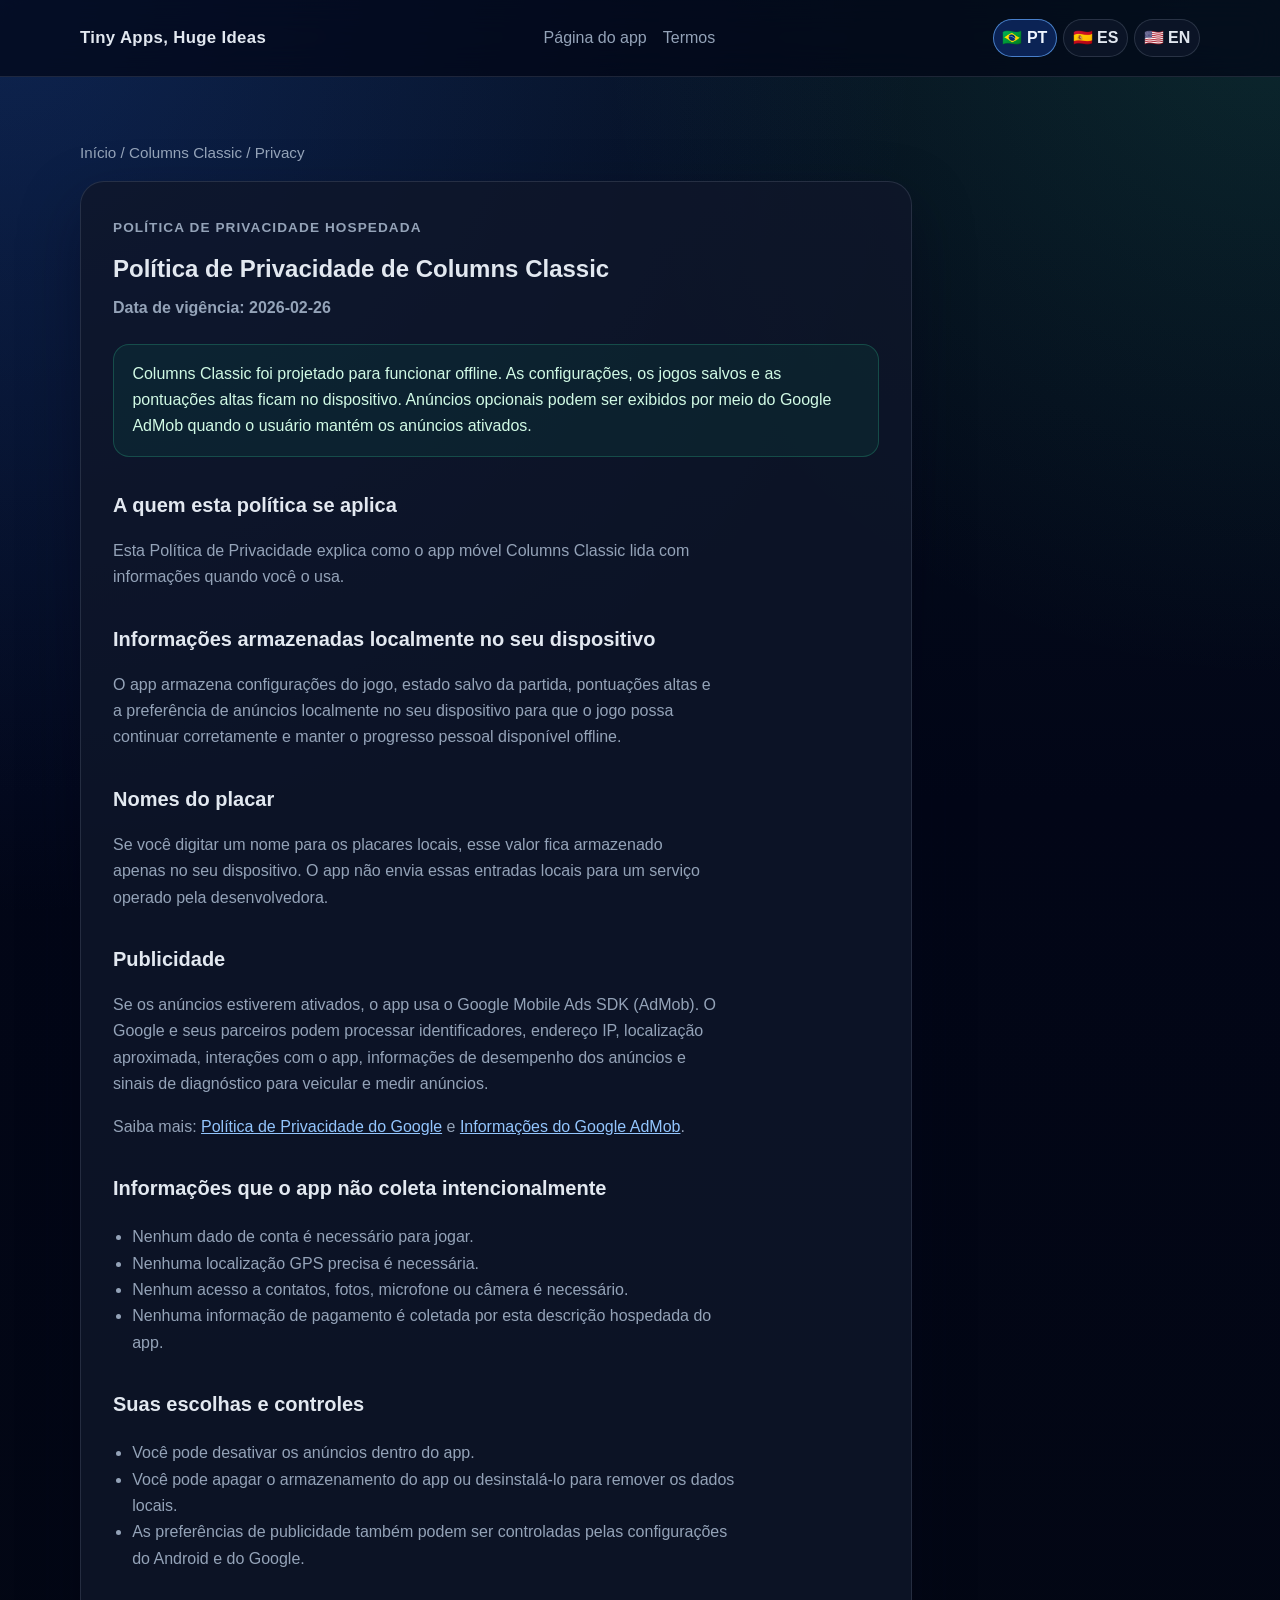
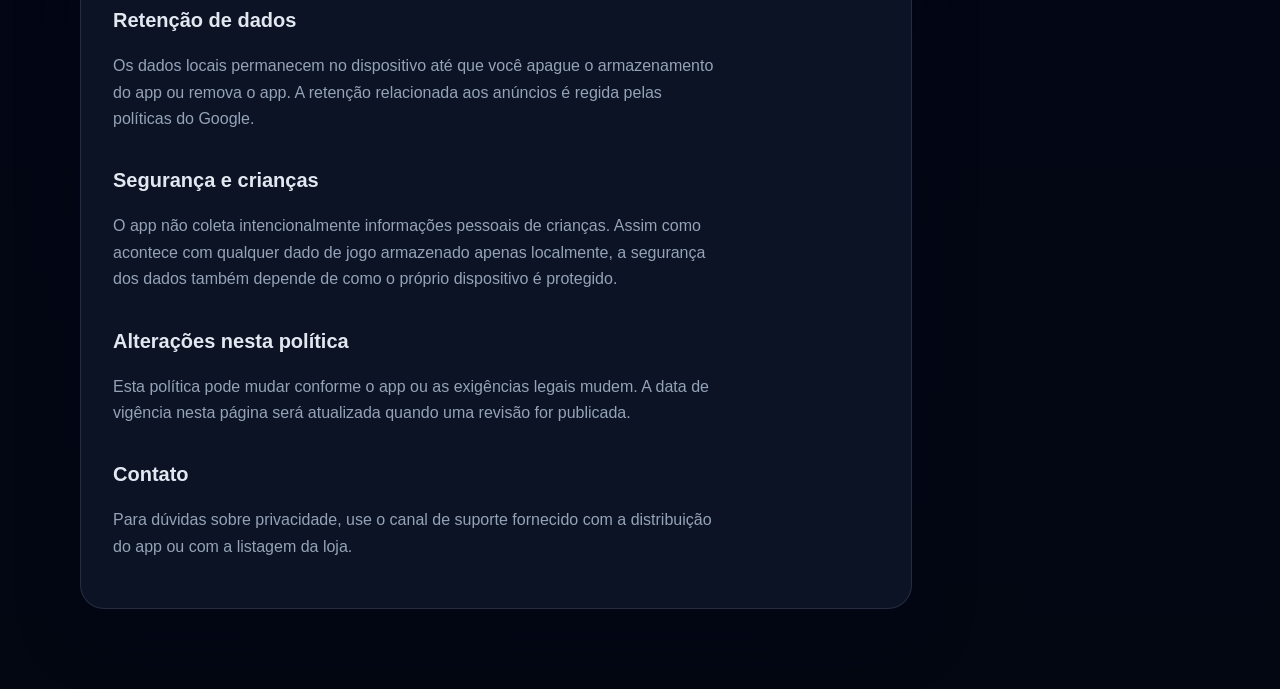
<file: apps/columns-classic/privacy.html>
<!doctype html>
<html lang="en">
<head>
  <meta charset="utf-8">
  <meta name="viewport" content="width=device-width, initial-scale=1">
  <title>Columns Classic Privacy Policy | Tiny Apps, Huge Ideas</title>
  <meta
    name="description"
    content="Read the Columns Classic privacy policy covering offline gameplay data, local storage, optional ads, and support information."
  >
  <meta name="robots" content="index,follow,max-image-preview:large,max-snippet:-1,max-video-preview:-1">
  <meta name="author" content="Tiny Apps, Huge Ideas">
  <meta name="theme-color" content="#0f172a">
  <link rel="canonical" href="https://tgarcia.dev.br/apps/columns-classic/privacy.html">
  <meta property="og:site_name" content="Tiny Apps, Huge Ideas">
  <meta property="og:type" content="website">
  <meta property="og:locale" content="en_US">
  <meta property="og:title" content="Columns Classic Privacy Policy | Tiny Apps, Huge Ideas">
  <meta property="og:description" content="Read the Columns Classic privacy policy covering offline gameplay data, local storage, optional ads, and support information.">
  <meta property="og:url" content="https://tgarcia.dev.br/apps/columns-classic/privacy.html">
  <meta property="og:image" content="https://tgarcia.dev.br/assets/new_icons/columns.png">
  <meta property="og:image:alt" content="Columns Classic app icon">
  <meta name="twitter:card" content="summary">
  <meta name="twitter:title" content="Columns Classic Privacy Policy | Tiny Apps, Huge Ideas">
  <meta name="twitter:description" content="Read the Columns Classic privacy policy covering offline gameplay data, local storage, optional ads, and support information.">
  <meta name="twitter:image" content="https://tgarcia.dev.br/assets/new_icons/columns.png">
  <link rel="icon" href="../../assets/icons/favicon.svg" type="image/svg+xml">
  <link rel="stylesheet" href="../../styles.css">
  <script type="application/ld+json">
    {
      "@context": "https://schema.org",
      "@graph": [
        {
          "@type": "WebPage",
          "@id": "https://tgarcia.dev.br/apps/columns-classic/privacy.html#webpage",
          "url": "https://tgarcia.dev.br/apps/columns-classic/privacy.html",
          "name": "Columns Classic Privacy Policy",
          "description": "Read the Columns Classic privacy policy covering offline gameplay data, local storage, optional ads, and support information.",
          "about": {
            "@type": "SoftwareApplication",
            "name": "Columns Classic",
            "url": "https://tgarcia.dev.br/apps/columns-classic/"
          },
          "isPartOf": {
            "@type": "WebSite",
            "name": "Tiny Apps, Huge Ideas",
            "url": "https://tgarcia.dev.br/"
          },
          "inLanguage": "en"
        },
        {
          "@type": "BreadcrumbList",
          "@id": "https://tgarcia.dev.br/apps/columns-classic/privacy.html#breadcrumbs",
          "itemListElement": [
            {
              "@type": "ListItem",
              "position": 1,
              "name": "Home",
              "item": "https://tgarcia.dev.br/"
            },
            {
              "@type": "ListItem",
              "position": 2,
              "name": "Columns Classic",
              "item": "https://tgarcia.dev.br/apps/columns-classic/"
            },
            {
              "@type": "ListItem",
              "position": 3,
              "name": "Privacy Policy",
              "item": "https://tgarcia.dev.br/apps/columns-classic/privacy.html"
            }
          ]
        }
      ]
    }
  </script>
</head>
<body data-page="columnsClassicPrivacy">
  <header class="site-header">
    <div class="container nav">
      <a class="brand" href="../../index.html">Tiny Apps, Huge Ideas</a>
      <nav class="nav-links" aria-label="Primary">
        <a href="index.html">App page</a>
        <a href="terms.html">Terms</a>
      </nav>
      <div class="lang-switch" role="group" aria-label="Idioma">
        <button type="button" class="lang-button" data-lang="pt-BR" aria-label="Português do Brasil">🇧🇷 PT</button>
        <button type="button" class="lang-button" data-lang="es" aria-label="Español">🇪🇸 ES</button>
        <button type="button" class="lang-button" data-lang="en" aria-label="English">🇺🇸 EN</button>
      </div>
    </div>
  </header>

  <main class="page-shell">
    <div class="container">
      <p class="breadcrumbs"><a href="../../index.html">Home</a> / <a href="index.html">Columns Classic</a> / Privacy</p>

      <article class="legal-doc">
        <p class="eyebrow">Hosted privacy policy</p>
        <h1>Privacy Policy for Columns Classic</h1>
        <p class="legal-meta">Effective date: 2026-02-26</p>

        <div class="callout">
          Columns Classic is designed to work offline. Settings, saved games, and high
          scores stay on the device. Optional ads may be shown through Google AdMob when
          the user keeps ads enabled.
        </div>

        <h2>Who this policy covers</h2>
        <p>
          This Privacy Policy explains how the Columns Classic mobile app handles
          information when you use it.
        </p>

        <h2>Information stored locally on your device</h2>
        <p>
          The app stores game settings, saved game state, high scores, and the ads
          preference locally on your device so the game can resume correctly and keep
          personal progress available offline.
        </p>

        <h2>High score names</h2>
        <p>
          If you type a name for local leaderboards, that value is stored only on your
          device. The app does not send those local leaderboard entries to a developer-run
          service.
        </p>

        <h2>Advertising</h2>
        <p>
          If ads are enabled, the app uses Google Mobile Ads SDK (AdMob). Google and its
          partners may process identifiers, IP address, approximate location, app
          interactions, ad performance information, and diagnostic signals in order to serve
          and measure ads.
        </p>
        <p>
          Learn more:
          <a href="https://policies.google.com/privacy">Google Privacy Policy</a>
          and
          <a href="https://support.google.com/admob/">Google AdMob information</a>.
        </p>

        <h2>Information the app does not intentionally collect</h2>
        <ul>
          <li>No account details are required to play.</li>
          <li>No precise GPS location is needed.</li>
          <li>No contact, photo, microphone, or camera access is required.</li>
          <li>No payment information is collected by this hosted app description.</li>
        </ul>

        <h2>Your choices and controls</h2>
        <ul>
          <li>You can disable ads inside the app.</li>
          <li>You can clear app storage or uninstall the app to remove local data.</li>
          <li>Advertising preferences may also be controlled through Android and Google settings.</li>
        </ul>

        <h2>Data retention</h2>
        <p>
          Local data remains on the device until you clear the app storage or remove the
          app. Ad-related retention is governed by Google policies.
        </p>

        <h2>Security and children</h2>
        <p>
          The app does not knowingly collect personal information from children. As with any
          local-only game data, the security of stored data also depends on how the device
          itself is protected.
        </p>

        <h2>Changes to this policy</h2>
        <p>
          This policy may change as the app or legal requirements change. The effective date
          on this page will be updated when a revision is published.
        </p>

        <h2>Contact</h2>
        <p>
          For privacy questions, use the support channel provided with the app distribution
          or store listing.
        </p>
      </article>
    </div>
  </main>
  <script src="../../assets/js/i18n.js"></script>
</body>
</html>
</file>
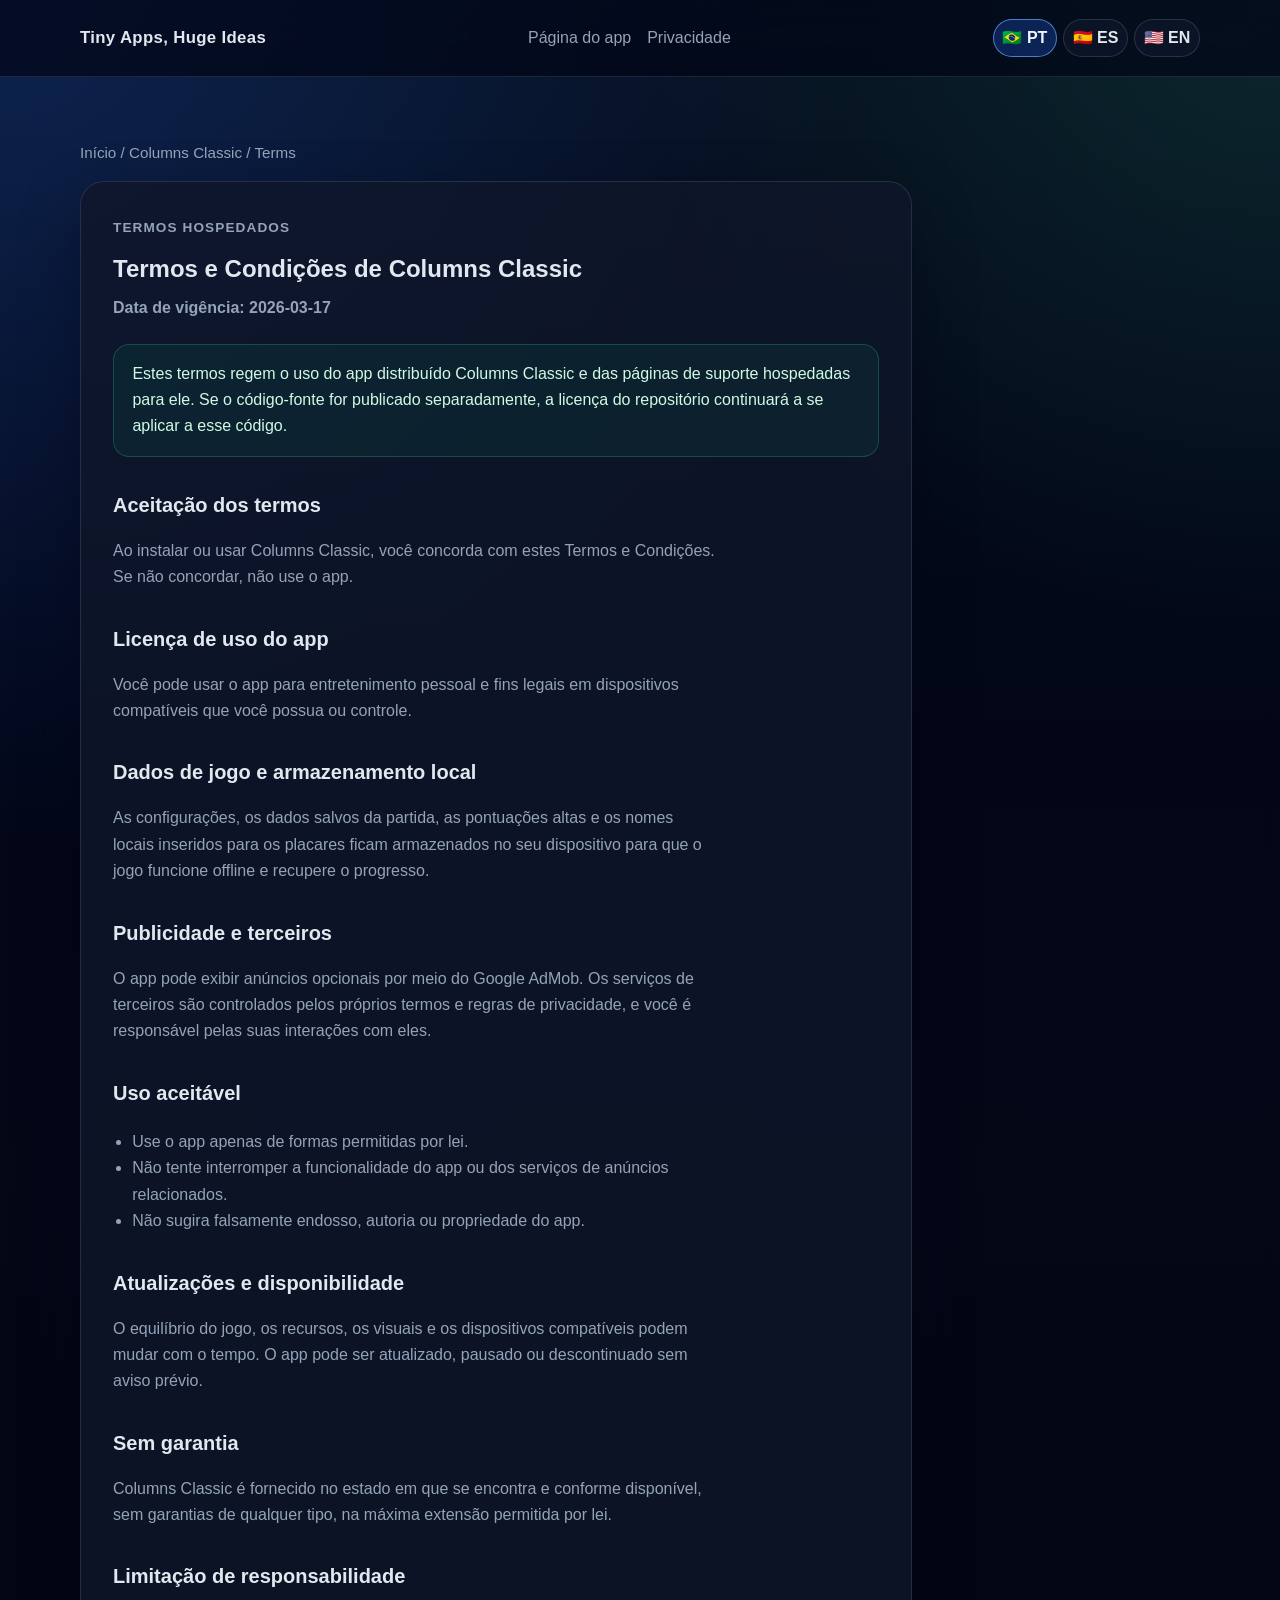
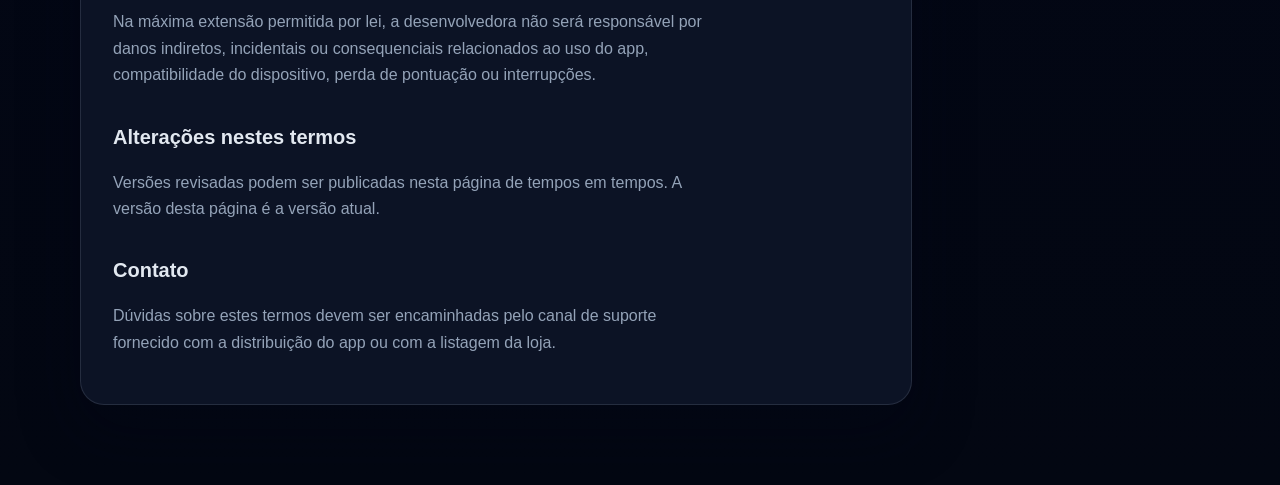
<file: apps/columns-classic/terms.html>
<!doctype html>
<html lang="en">
<head>
  <meta charset="utf-8">
  <meta name="viewport" content="width=device-width, initial-scale=1">
  <title>Columns Classic Terms and Conditions | Tiny Apps, Huge Ideas</title>
  <meta
    name="description"
    content="Read the Columns Classic terms and conditions for gameplay, optional ads, app availability, and support."
  >
  <meta name="robots" content="index,follow,max-image-preview:large,max-snippet:-1,max-video-preview:-1">
  <meta name="author" content="Tiny Apps, Huge Ideas">
  <meta name="theme-color" content="#0f172a">
  <link rel="canonical" href="https://tgarcia.dev.br/apps/columns-classic/terms.html">
  <meta property="og:site_name" content="Tiny Apps, Huge Ideas">
  <meta property="og:type" content="website">
  <meta property="og:locale" content="en_US">
  <meta property="og:title" content="Columns Classic Terms and Conditions | Tiny Apps, Huge Ideas">
  <meta property="og:description" content="Read the Columns Classic terms and conditions for gameplay, optional ads, app availability, and support.">
  <meta property="og:url" content="https://tgarcia.dev.br/apps/columns-classic/terms.html">
  <meta property="og:image" content="https://tgarcia.dev.br/assets/new_icons/columns.png">
  <meta property="og:image:alt" content="Columns Classic app icon">
  <meta name="twitter:card" content="summary">
  <meta name="twitter:title" content="Columns Classic Terms and Conditions | Tiny Apps, Huge Ideas">
  <meta name="twitter:description" content="Read the Columns Classic terms and conditions for gameplay, optional ads, app availability, and support.">
  <meta name="twitter:image" content="https://tgarcia.dev.br/assets/new_icons/columns.png">
  <link rel="icon" href="../../assets/icons/favicon.svg" type="image/svg+xml">
  <link rel="stylesheet" href="../../styles.css">
  <script type="application/ld+json">
    {
      "@context": "https://schema.org",
      "@graph": [
        {
          "@type": "WebPage",
          "@id": "https://tgarcia.dev.br/apps/columns-classic/terms.html#webpage",
          "url": "https://tgarcia.dev.br/apps/columns-classic/terms.html",
          "name": "Columns Classic Terms and Conditions",
          "description": "Read the Columns Classic terms and conditions for gameplay, optional ads, app availability, and support.",
          "about": {
            "@type": "SoftwareApplication",
            "name": "Columns Classic",
            "url": "https://tgarcia.dev.br/apps/columns-classic/"
          },
          "isPartOf": {
            "@type": "WebSite",
            "name": "Tiny Apps, Huge Ideas",
            "url": "https://tgarcia.dev.br/"
          },
          "inLanguage": "en"
        },
        {
          "@type": "BreadcrumbList",
          "@id": "https://tgarcia.dev.br/apps/columns-classic/terms.html#breadcrumbs",
          "itemListElement": [
            {
              "@type": "ListItem",
              "position": 1,
              "name": "Home",
              "item": "https://tgarcia.dev.br/"
            },
            {
              "@type": "ListItem",
              "position": 2,
              "name": "Columns Classic",
              "item": "https://tgarcia.dev.br/apps/columns-classic/"
            },
            {
              "@type": "ListItem",
              "position": 3,
              "name": "Terms and Conditions",
              "item": "https://tgarcia.dev.br/apps/columns-classic/terms.html"
            }
          ]
        }
      ]
    }
  </script>
</head>
<body data-page="columnsClassicTerms">
  <header class="site-header">
    <div class="container nav">
      <a class="brand" href="../../index.html">Tiny Apps, Huge Ideas</a>
      <nav class="nav-links" aria-label="Primary">
        <a href="index.html">App page</a>
        <a href="privacy.html">Privacy</a>
      </nav>
      <div class="lang-switch" role="group" aria-label="Idioma">
        <button type="button" class="lang-button" data-lang="pt-BR" aria-label="Português do Brasil">🇧🇷 PT</button>
        <button type="button" class="lang-button" data-lang="es" aria-label="Español">🇪🇸 ES</button>
        <button type="button" class="lang-button" data-lang="en" aria-label="English">🇺🇸 EN</button>
      </div>
    </div>
  </header>

  <main class="page-shell">
    <div class="container">
      <p class="breadcrumbs"><a href="../../index.html">Home</a> / <a href="index.html">Columns Classic</a> / Terms</p>

      <article class="legal-doc">
        <p class="eyebrow">Hosted terms</p>
        <h1>Terms and Conditions for Columns Classic</h1>
        <p class="legal-meta">Effective date: 2026-03-17</p>

        <div class="callout">
          These terms govern the use of the distributed Columns Classic app and the
          supporting pages hosted for it. If source code is published separately, its
          repository license continues to apply to that code.
        </div>

        <h2>Acceptance of terms</h2>
        <p>
          By installing or using Columns Classic, you agree to these Terms and Conditions.
          If you do not agree, do not use the app.
        </p>

        <h2>License to use the app</h2>
        <p>
          You may use the app for personal entertainment and lawful purposes on compatible
          devices that you own or control.
        </p>

        <h2>Gameplay data and local storage</h2>
        <p>
          Settings, saved game data, high scores, and locally entered leaderboard names are
          stored on your device so the game can function offline and restore progress.
        </p>

        <h2>Advertising and third parties</h2>
        <p>
          The app may display optional ads via Google AdMob. Third-party services are
          controlled by their own terms and privacy rules, and you are responsible for your
          interactions with them.
        </p>

        <h2>Acceptable use</h2>
        <ul>
          <li>Use the app only in ways permitted by law.</li>
          <li>Do not attempt to disrupt app functionality or related ad services.</li>
          <li>Do not falsely imply endorsement, authorship, or ownership of the app.</li>
        </ul>

        <h2>Updates and availability</h2>
        <p>
          Game balance, features, visuals, and supported devices may change over time. The
          app may be updated, paused, or discontinued without notice.
        </p>

        <h2>No warranty</h2>
        <p>
          Columns Classic is provided "as is" and "as available" without warranties of any
          kind, to the fullest extent permitted by law.
        </p>

        <h2>Limitation of liability</h2>
        <p>
          To the fullest extent permitted by law, the developer is not liable for indirect,
          incidental, or consequential damages related to app use, device compatibility,
          score loss, or interruptions.
        </p>

        <h2>Changes to these terms</h2>
        <p>
          Revised versions may be posted on this page from time to time. The version on this
          page is the current version.
        </p>

        <h2>Contact</h2>
        <p>
          Questions about these terms should be directed through the support channel provided
          with the app distribution or store listing.
        </p>
      </article>
    </div>
  </main>
  <script src="../../assets/js/i18n.js"></script>
</body>
</html>
</file>
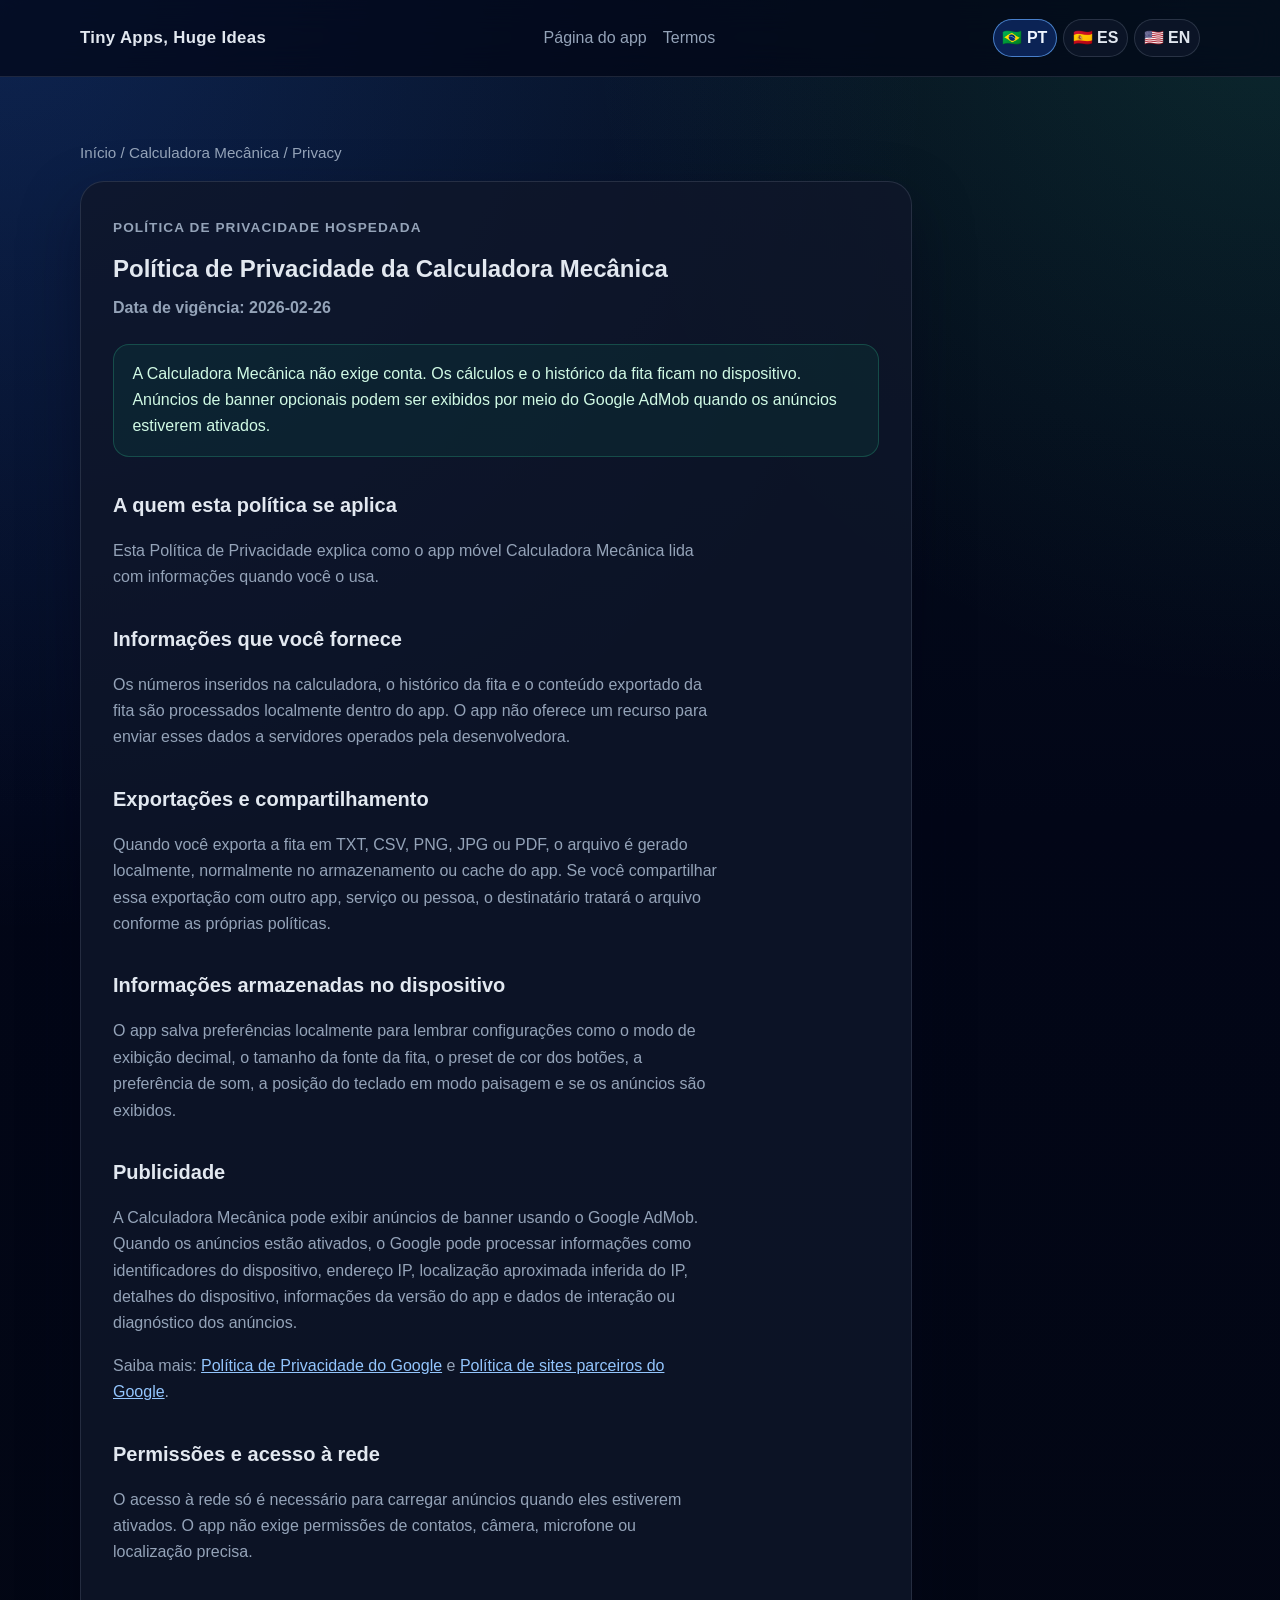
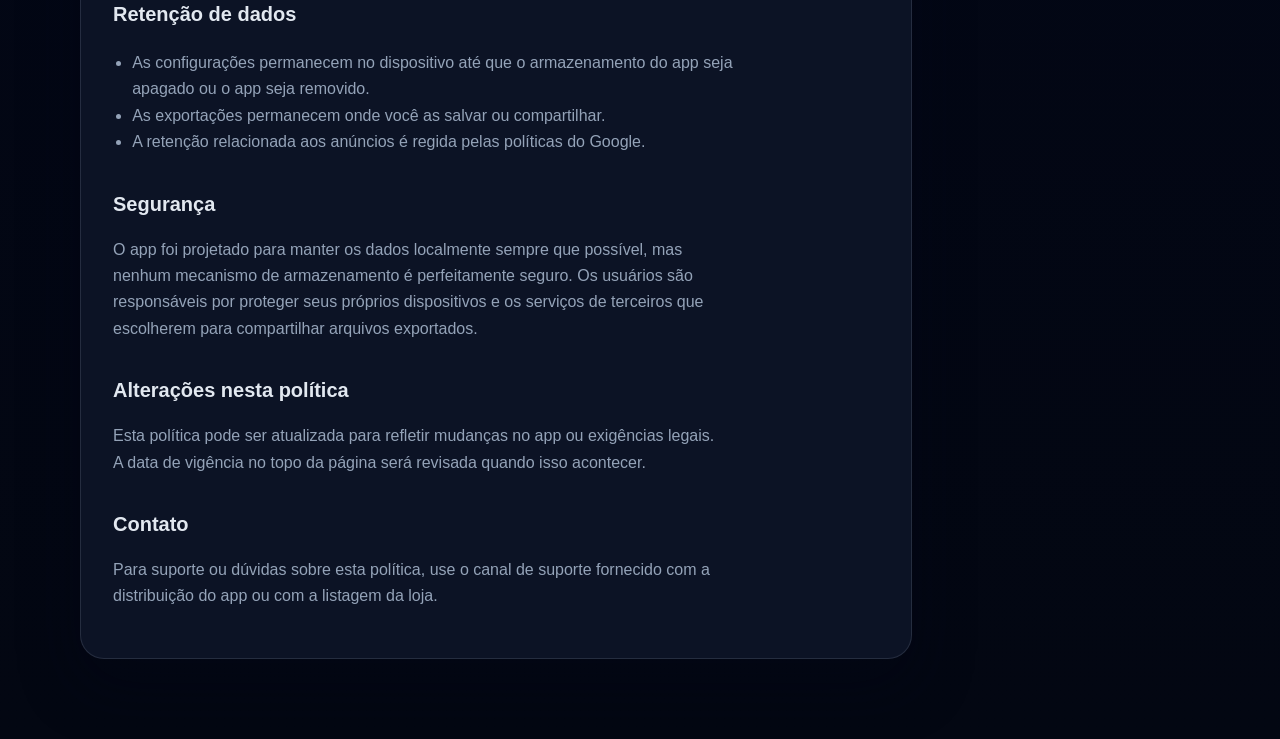
<file: apps/mechanical-calculator/privacy.html>
<!doctype html>
<html lang="en">
<head>
  <meta charset="utf-8">
  <meta name="viewport" content="width=device-width, initial-scale=1">
  <title>Mechanical Calculator Privacy Policy | Tiny Apps, Huge Ideas</title>
  <meta
    name="description"
    content="Read the Mechanical Calculator privacy policy covering on-device data, exports, optional Google AdMob banners, and support information."
  >
  <meta name="robots" content="index,follow,max-image-preview:large,max-snippet:-1,max-video-preview:-1">
  <meta name="author" content="Tiny Apps, Huge Ideas">
  <meta name="theme-color" content="#0f172a">
  <link rel="canonical" href="https://tgarcia.dev.br/apps/mechanical-calculator/privacy.html">
  <meta property="og:site_name" content="Tiny Apps, Huge Ideas">
  <meta property="og:type" content="website">
  <meta property="og:locale" content="en_US">
  <meta property="og:title" content="Mechanical Calculator Privacy Policy | Tiny Apps, Huge Ideas">
  <meta property="og:description" content="Read the Mechanical Calculator privacy policy covering on-device data, exports, optional Google AdMob banners, and support information.">
  <meta property="og:url" content="https://tgarcia.dev.br/apps/mechanical-calculator/privacy.html">
  <meta property="og:image" content="https://tgarcia.dev.br/assets/new_icons/calculator.png">
  <meta property="og:image:alt" content="Mechanical Calculator app icon">
  <meta name="twitter:card" content="summary">
  <meta name="twitter:title" content="Mechanical Calculator Privacy Policy | Tiny Apps, Huge Ideas">
  <meta name="twitter:description" content="Read the Mechanical Calculator privacy policy covering on-device data, exports, optional Google AdMob banners, and support information.">
  <meta name="twitter:image" content="https://tgarcia.dev.br/assets/new_icons/calculator.png">
  <link rel="icon" href="../../assets/icons/favicon.svg" type="image/svg+xml">
  <link rel="stylesheet" href="../../styles.css">
  <script type="application/ld+json">
    {
      "@context": "https://schema.org",
      "@graph": [
        {
          "@type": "WebPage",
          "@id": "https://tgarcia.dev.br/apps/mechanical-calculator/privacy.html#webpage",
          "url": "https://tgarcia.dev.br/apps/mechanical-calculator/privacy.html",
          "name": "Mechanical Calculator Privacy Policy",
          "description": "Read the Mechanical Calculator privacy policy covering on-device data, exports, optional Google AdMob banners, and support information.",
          "about": {
            "@type": "SoftwareApplication",
            "name": "Mechanical Calculator",
            "url": "https://tgarcia.dev.br/apps/mechanical-calculator/"
          },
          "isPartOf": {
            "@type": "WebSite",
            "name": "Tiny Apps, Huge Ideas",
            "url": "https://tgarcia.dev.br/"
          },
          "inLanguage": "en"
        },
        {
          "@type": "BreadcrumbList",
          "@id": "https://tgarcia.dev.br/apps/mechanical-calculator/privacy.html#breadcrumbs",
          "itemListElement": [
            {
              "@type": "ListItem",
              "position": 1,
              "name": "Home",
              "item": "https://tgarcia.dev.br/"
            },
            {
              "@type": "ListItem",
              "position": 2,
              "name": "Mechanical Calculator",
              "item": "https://tgarcia.dev.br/apps/mechanical-calculator/"
            },
            {
              "@type": "ListItem",
              "position": 3,
              "name": "Privacy Policy",
              "item": "https://tgarcia.dev.br/apps/mechanical-calculator/privacy.html"
            }
          ]
        }
      ]
    }
  </script>
</head>
<body data-page="mechanicalCalculatorPrivacy">
  <header class="site-header">
    <div class="container nav">
      <a class="brand" href="../../index.html">Tiny Apps, Huge Ideas</a>
      <nav class="nav-links" aria-label="Primary">
        <a href="index.html">App page</a>
        <a href="terms.html">Terms</a>
      </nav>
      <div class="lang-switch" role="group" aria-label="Idioma">
        <button type="button" class="lang-button" data-lang="pt-BR" aria-label="Português do Brasil">🇧🇷 PT</button>
        <button type="button" class="lang-button" data-lang="es" aria-label="Español">🇪🇸 ES</button>
        <button type="button" class="lang-button" data-lang="en" aria-label="English">🇺🇸 EN</button>
      </div>
    </div>
  </header>

  <main class="page-shell">
    <div class="container">
      <p class="breadcrumbs"><a href="../../index.html">Home</a> / <a href="index.html">Mechanical Calculator</a> / Privacy</p>

      <article class="legal-doc">
        <p class="eyebrow">Hosted privacy policy</p>
        <h1>Privacy Policy for Mechanical Calculator</h1>
        <p class="legal-meta">Effective date: 2026-02-26</p>

        <div class="callout">
          Mechanical Calculator does not require an account. Calculations and paper tape
          history stay on the device. Optional banner ads may be shown through Google
          AdMob when ads are enabled.
        </div>

        <h2>Who this policy covers</h2>
        <p>
          This Privacy Policy explains how the Mechanical Calculator mobile app handles
          information when you use it.
        </p>

        <h2>Information you provide</h2>
        <p>
          Numbers entered into the calculator, tape history, and exported tape content are
          processed locally inside the app. The app does not provide a feature to upload
          that data to developer-run servers.
        </p>

        <h2>Exports and sharing</h2>
        <p>
          When you export the tape as TXT, CSV, PNG, JPG, or PDF, the file is generated
          locally, typically in app storage or cache. If you share that export with another
          app, service, or person, the recipient handles the file under its own policies.
        </p>

        <h2>Information stored on the device</h2>
        <p>
          The app stores preferences locally so it can remember settings like decimal
          display mode, tape font scale, button color preset, sound preference, landscape
          keypad position, and whether ads are shown.
        </p>

        <h2>Advertising</h2>
        <p>
          Mechanical Calculator can display banner ads using Google AdMob. When ads are
          enabled, Google may process information such as device identifiers, IP address,
          approximate location inferred from IP, device details, app version information,
          and ad interaction or diagnostic data.
        </p>
        <p>
          Learn more:
          <a href="https://policies.google.com/privacy">Google Privacy Policy</a>
          and
          <a href="https://policies.google.com/technologies/partner-sites">Google partner sites policy</a>.
        </p>

        <h2>Permissions and network access</h2>
        <p>
          Network access is only needed to load ads when ads are enabled. The app does not
          require permissions for contacts, camera, microphone, or precise location.
        </p>

        <h2>Data retention</h2>
        <ul>
          <li>Settings remain on the device until app storage is cleared or the app is removed.</li>
          <li>Exports remain wherever you save or share them.</li>
          <li>Ad-related retention is governed by Google policies.</li>
        </ul>

        <h2>Security</h2>
        <p>
          The app is designed to keep data local where possible, but no storage mechanism is
          perfectly secure. Users are responsible for protecting their own devices and the
          third-party services they choose for sharing exported files.
        </p>

        <h2>Changes to this policy</h2>
        <p>
          This policy may be updated to reflect app changes or legal requirements. The
          effective date at the top of the page will be revised when that happens.
        </p>

        <h2>Contact</h2>
        <p>
          For support or questions about this policy, use the support channel provided with
          the app distribution or store listing.
        </p>
      </article>
    </div>
  </main>
  <script src="../../assets/js/i18n.js"></script>
</body>
</html>
</file>
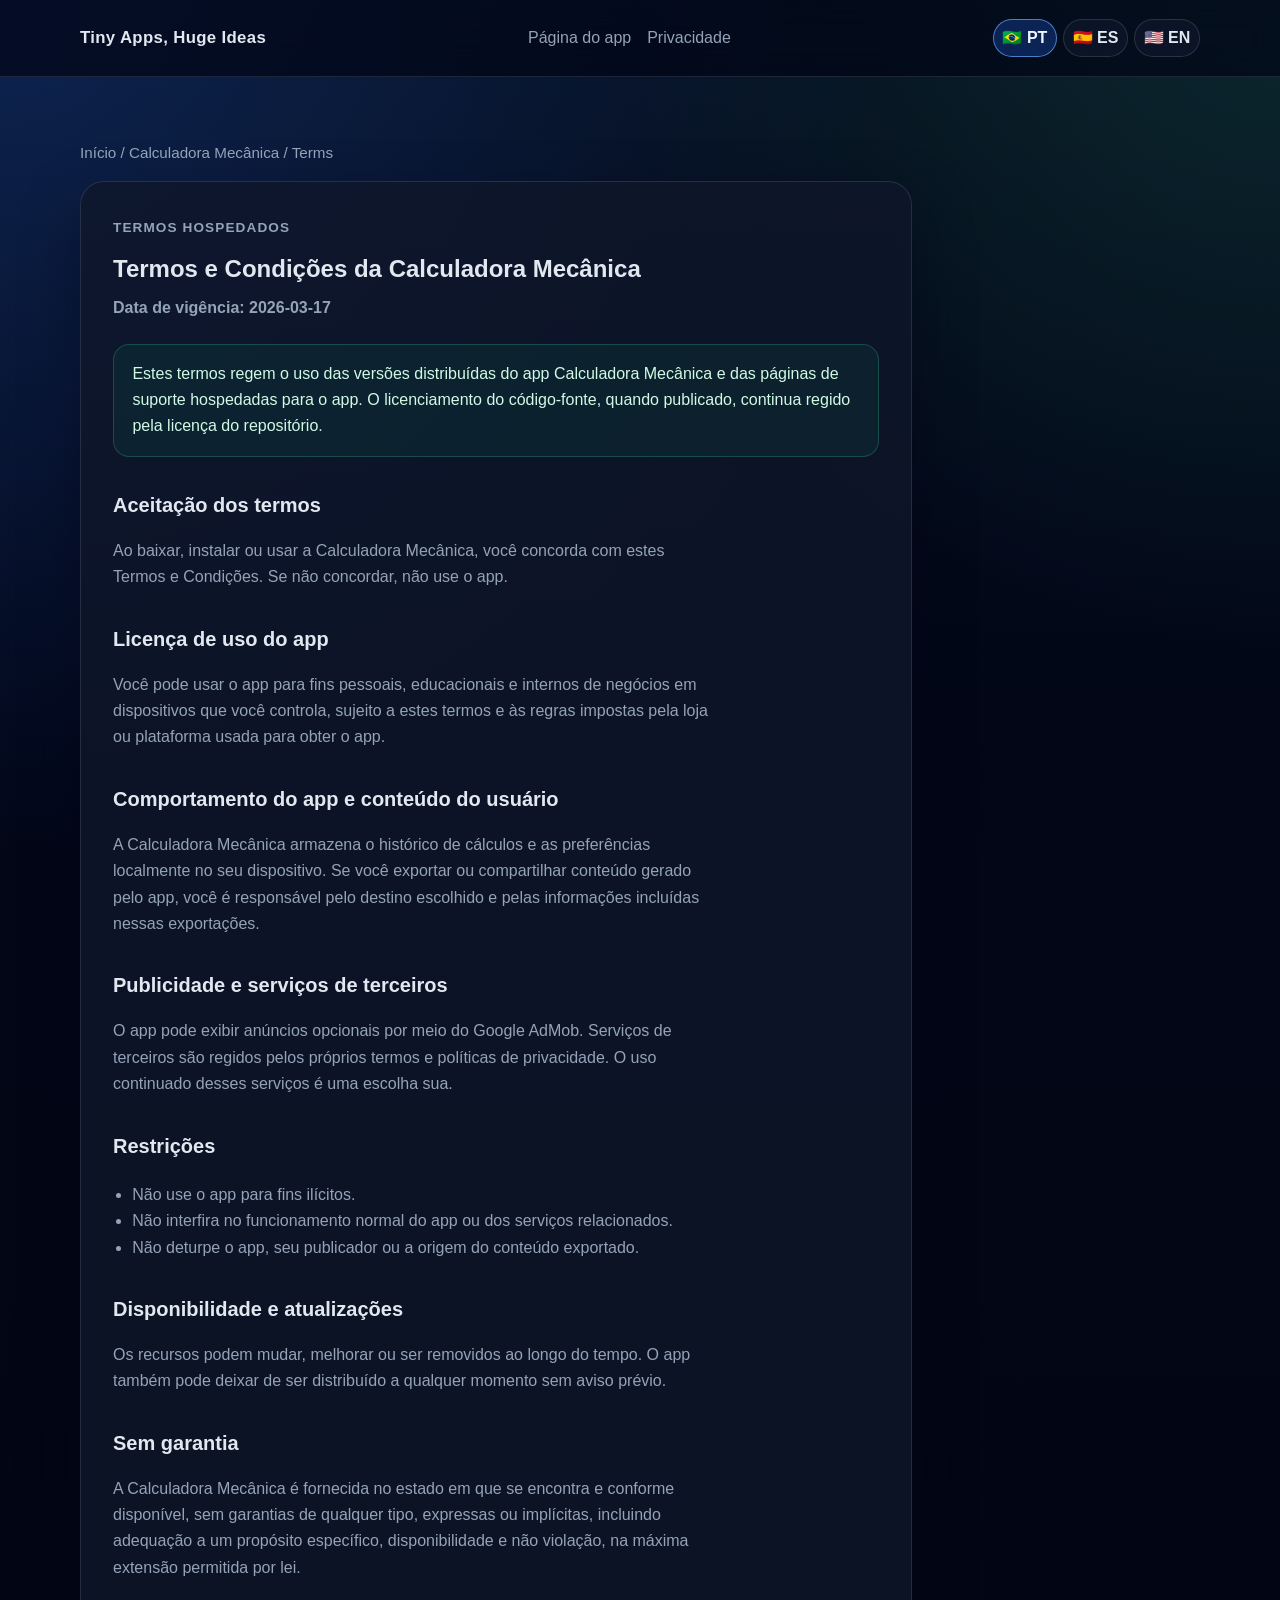
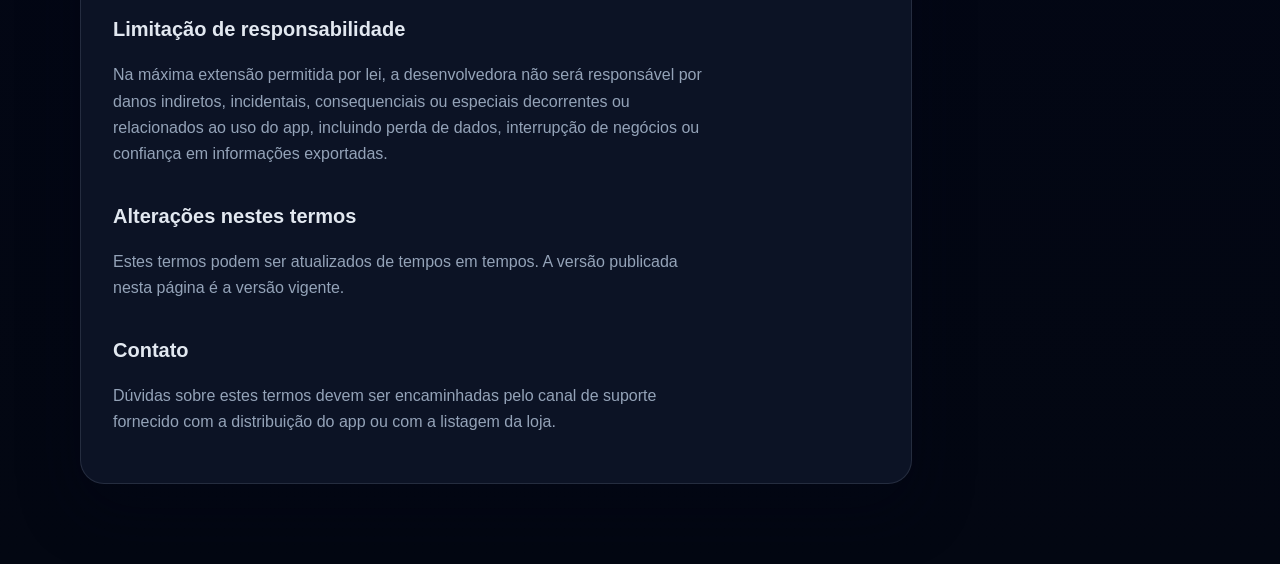
<file: apps/mechanical-calculator/terms.html>
<!doctype html>
<html lang="en">
<head>
  <meta charset="utf-8">
  <meta name="viewport" content="width=device-width, initial-scale=1">
  <title>Mechanical Calculator Terms and Conditions | Tiny Apps, Huge Ideas</title>
  <meta
    name="description"
    content="Read the Mechanical Calculator terms and conditions for app usage, exports, optional ads, updates, and support."
  >
  <meta name="robots" content="index,follow,max-image-preview:large,max-snippet:-1,max-video-preview:-1">
  <meta name="author" content="Tiny Apps, Huge Ideas">
  <meta name="theme-color" content="#0f172a">
  <link rel="canonical" href="https://tgarcia.dev.br/apps/mechanical-calculator/terms.html">
  <meta property="og:site_name" content="Tiny Apps, Huge Ideas">
  <meta property="og:type" content="website">
  <meta property="og:locale" content="en_US">
  <meta property="og:title" content="Mechanical Calculator Terms and Conditions | Tiny Apps, Huge Ideas">
  <meta property="og:description" content="Read the Mechanical Calculator terms and conditions for app usage, exports, optional ads, updates, and support.">
  <meta property="og:url" content="https://tgarcia.dev.br/apps/mechanical-calculator/terms.html">
  <meta property="og:image" content="https://tgarcia.dev.br/assets/new_icons/calculator.png">
  <meta property="og:image:alt" content="Mechanical Calculator app icon">
  <meta name="twitter:card" content="summary">
  <meta name="twitter:title" content="Mechanical Calculator Terms and Conditions | Tiny Apps, Huge Ideas">
  <meta name="twitter:description" content="Read the Mechanical Calculator terms and conditions for app usage, exports, optional ads, updates, and support.">
  <meta name="twitter:image" content="https://tgarcia.dev.br/assets/new_icons/calculator.png">
  <link rel="icon" href="../../assets/icons/favicon.svg" type="image/svg+xml">
  <link rel="stylesheet" href="../../styles.css">
  <script type="application/ld+json">
    {
      "@context": "https://schema.org",
      "@graph": [
        {
          "@type": "WebPage",
          "@id": "https://tgarcia.dev.br/apps/mechanical-calculator/terms.html#webpage",
          "url": "https://tgarcia.dev.br/apps/mechanical-calculator/terms.html",
          "name": "Mechanical Calculator Terms and Conditions",
          "description": "Read the Mechanical Calculator terms and conditions for app usage, exports, optional ads, updates, and support.",
          "about": {
            "@type": "SoftwareApplication",
            "name": "Mechanical Calculator",
            "url": "https://tgarcia.dev.br/apps/mechanical-calculator/"
          },
          "isPartOf": {
            "@type": "WebSite",
            "name": "Tiny Apps, Huge Ideas",
            "url": "https://tgarcia.dev.br/"
          },
          "inLanguage": "en"
        },
        {
          "@type": "BreadcrumbList",
          "@id": "https://tgarcia.dev.br/apps/mechanical-calculator/terms.html#breadcrumbs",
          "itemListElement": [
            {
              "@type": "ListItem",
              "position": 1,
              "name": "Home",
              "item": "https://tgarcia.dev.br/"
            },
            {
              "@type": "ListItem",
              "position": 2,
              "name": "Mechanical Calculator",
              "item": "https://tgarcia.dev.br/apps/mechanical-calculator/"
            },
            {
              "@type": "ListItem",
              "position": 3,
              "name": "Terms and Conditions",
              "item": "https://tgarcia.dev.br/apps/mechanical-calculator/terms.html"
            }
          ]
        }
      ]
    }
  </script>
</head>
<body data-page="mechanicalCalculatorTerms">
  <header class="site-header">
    <div class="container nav">
      <a class="brand" href="../../index.html">Tiny Apps, Huge Ideas</a>
      <nav class="nav-links" aria-label="Primary">
        <a href="index.html">App page</a>
        <a href="privacy.html">Privacy</a>
      </nav>
      <div class="lang-switch" role="group" aria-label="Idioma">
        <button type="button" class="lang-button" data-lang="pt-BR" aria-label="Português do Brasil">🇧🇷 PT</button>
        <button type="button" class="lang-button" data-lang="es" aria-label="Español">🇪🇸 ES</button>
        <button type="button" class="lang-button" data-lang="en" aria-label="English">🇺🇸 EN</button>
      </div>
    </div>
  </header>

  <main class="page-shell">
    <div class="container">
      <p class="breadcrumbs"><a href="../../index.html">Home</a> / <a href="index.html">Mechanical Calculator</a> / Terms</p>

      <article class="legal-doc">
        <p class="eyebrow">Hosted terms</p>
        <h1>Terms and Conditions for Mechanical Calculator</h1>
        <p class="legal-meta">Effective date: 2026-03-17</p>

        <div class="callout">
          These terms govern the use of the published Mechanical Calculator app builds and
          the supporting pages hosted for the app. Source-code licensing, where published,
          remains governed by the repository license.
        </div>

        <h2>Acceptance of terms</h2>
        <p>
          By downloading, installing, or using Mechanical Calculator, you agree to these
          Terms and Conditions. If you do not agree, do not use the app.
        </p>

        <h2>License to use the app</h2>
        <p>
          You may use the app for personal, educational, and internal business purposes on
          devices you control, subject to these terms and any rules imposed by the app store
          or platform you use to obtain the app.
        </p>

        <h2>App behavior and user content</h2>
        <p>
          Mechanical Calculator stores calculation history and preferences locally on your
          device. If you export or share content generated by the app, you are responsible
          for the destination you choose and the information included in those exports.
        </p>

        <h2>Advertising and third-party services</h2>
        <p>
          The app may show optional ads through Google AdMob. Third-party services are
          governed by their own terms and privacy policies. Continued use of those services
          is your choice.
        </p>

        <h2>Restrictions</h2>
        <ul>
          <li>Do not use the app for unlawful purposes.</li>
          <li>Do not interfere with the normal operation of the app or related services.</li>
          <li>Do not misrepresent the app, its publisher, or the origin of exported content.</li>
        </ul>

        <h2>Availability and updates</h2>
        <p>
          Features may change, improve, or be removed over time. The app may also stop being
          distributed at any time without prior notice.
        </p>

        <h2>No warranty</h2>
        <p>
          Mechanical Calculator is provided on an "as is" and "as available" basis without
          warranties of any kind, whether express or implied, including fitness for a
          particular purpose, availability, and non-infringement to the fullest extent
          allowed by law.
        </p>

        <h2>Limitation of liability</h2>
        <p>
          To the fullest extent permitted by law, the developer will not be liable for any
          indirect, incidental, consequential, or special damages arising out of or related
          to your use of the app, including loss of data, business interruption, or reliance
          on exported information.
        </p>

        <h2>Changes to these terms</h2>
        <p>
          These terms may be updated from time to time. The version posted on this page is
          the current version.
        </p>

        <h2>Contact</h2>
        <p>
          Questions about these terms should be directed through the support channel provided
          with the app distribution or store listing.
        </p>
      </article>
    </div>
  </main>
  <script src="../../assets/js/i18n.js"></script>
</body>
</html>
</file>
<file: styles.css>
:root {
  color-scheme: dark;
  --bg: #020617;
  --bg-soft: #0f172a;
  --panel: rgba(15, 23, 42, 0.82);
  --panel-strong: #111c35;
  --text: #e2e8f0;
  --muted: #94a3b8;
  --line: rgba(148, 163, 184, 0.18);
  --accent: #60a5fa;
  --accent-strong: #2563eb;
  --accent-soft: rgba(96, 165, 250, 0.16);
  --success: #34d399;
  --shadow: 0 24px 60px rgba(2, 6, 23, 0.35);
  --radius: 1.5rem;
  --container: min(1120px, calc(100% - 2rem));
  --font: Inter, Segoe UI, Helvetica Neue, Arial, sans-serif;
}

*,
*::before,
*::after {
  box-sizing: border-box;
}

html {
  scroll-behavior: smooth;
}

body {
  margin: 0;
  font-family: var(--font);
  color: var(--text);
  background:
    radial-gradient(circle at top left, rgba(37, 99, 235, 0.24), transparent 35%),
    radial-gradient(circle at top right, rgba(52, 211, 153, 0.12), transparent 26%),
    linear-gradient(180deg, #06101f 0%, var(--bg) 35%, #030712 100%);
  line-height: 1.65;
}

img {
  display: block;
  max-width: 100%;
}

a {
  color: inherit;
}

code {
  padding: 0.12rem 0.4rem;
  border: 1px solid rgba(148, 163, 184, 0.22);
  border-radius: 0.5rem;
  background: rgba(15, 23, 42, 0.8);
  font-family: Consolas, Monaco, monospace;
  font-size: 0.95em;
}

.skip-link {
  position: absolute;
  left: 1rem;
  top: -3rem;
  z-index: 20;
  padding: 0.75rem 1rem;
  background: #ffffff;
  color: #0f172a;
  border-radius: 0.75rem;
}

.skip-link:focus {
  top: 1rem;
}

.container {
  width: var(--container);
  margin: 0 auto;
}

.site-header {
  position: sticky;
  top: 0;
  z-index: 10;
  backdrop-filter: blur(16px);
  background: rgba(2, 6, 23, 0.72);
  border-bottom: 1px solid var(--line);
}

.nav,
.footer-content,
.page-topbar {
  display: flex;
  align-items: center;
  justify-content: space-between;
  gap: 1rem;
}

.nav {
  min-height: 4.75rem;
}

.lang-switch {
  display: inline-flex;
  align-items: center;
  gap: 0.35rem;
  flex-wrap: wrap;
}

.lang-button {
  display: inline-flex;
  align-items: center;
  justify-content: center;
  min-width: 2.4rem;
  min-height: 2.4rem;
  padding: 0.2rem 0.55rem;
  border: 1px solid rgba(148, 163, 184, 0.22);
  border-radius: 999px;
  background: rgba(15, 23, 42, 0.74);
  color: var(--text);
  font: inherit;
  font-weight: 700;
  cursor: pointer;
  transition: transform 160ms ease, border-color 160ms ease, background 160ms ease;
}

.lang-button:hover {
  transform: translateY(-1px);
  border-color: rgba(96, 165, 250, 0.45);
}

.lang-button[aria-pressed="true"] {
  border-color: rgba(96, 165, 250, 0.72);
  background: rgba(37, 99, 235, 0.28);
  color: #eff6ff;
}

.brand,
.brand:visited {
  font-size: 1.05rem;
  font-weight: 800;
  letter-spacing: 0.02em;
  text-decoration: none;
}

.nav-links,
.footer-links,
.inline-links {
  display: flex;
  align-items: center;
  gap: 1rem;
  flex-wrap: wrap;
}

.nav-links a,
.footer-links a,
.inline-links a,
.breadcrumbs a {
  color: var(--muted);
  text-decoration: none;
}

.nav-links a:hover,
.footer-links a:hover,
.inline-links a:hover,
.breadcrumbs a:hover {
  color: var(--text);
}

.hero,
.section,
.page-shell {
  padding: 5rem 0;
}

.hero-grid,
.publishing-grid,
.highlight-grid,
.link-grid,
.card-grid {
  display: grid;
  gap: 1.5rem;
}

.hero-grid {
  grid-template-columns: 1fr;
  align-items: center;
}

.hero h1,
.section-heading h2,
.page-hero h1,
.legal-doc h1 {
  margin: 0 0 1rem;
  line-height: 1.1;
}

.hero h1 {
  font-size: clamp(2.6rem, 4vw, 4.6rem);
  max-width: 12ch;
}

.lead,
.section-heading p,
.page-lead,
.legal-doc > p,
.legal-doc li {
  color: var(--muted);
}

.eyebrow,
.badge {
  display: inline-flex;
  align-items: center;
  gap: 0.5rem;
  margin: 0 0 1rem;
  font-size: 0.85rem;
  font-weight: 700;
  letter-spacing: 0.08em;
  text-transform: uppercase;
}

.eyebrow {
  color: #93c5fd;
}

.badge {
  padding: 0.4rem 0.7rem;
  border-radius: 999px;
  border: 1px solid rgba(96, 165, 250, 0.3);
  background: var(--accent-soft);
  color: #bfdbfe;
}

.button-row {
  display: flex;
  flex-wrap: wrap;
  gap: 0.85rem;
  margin: 1.5rem 0 0;
}

.button {
  display: inline-flex;
  align-items: center;
  justify-content: center;
  min-height: 2.9rem;
  padding: 0.8rem 1.15rem;
  border-radius: 999px;
  text-decoration: none;
  font-weight: 700;
  border: 1px solid transparent;
  transition: transform 160ms ease, border-color 160ms ease, background 160ms ease;
}

.button:hover {
  transform: translateY(-1px);
}

.button-primary {
  background: linear-gradient(135deg, #60a5fa, #2563eb);
  color: white;
}

.button-secondary {
  border-color: rgba(148, 163, 184, 0.24);
  background: rgba(15, 23, 42, 0.7);
  color: var(--text);
}

.check-list,
.feature-list,
.legal-doc ul,
.doc-list {
  margin: 1.2rem 0 0;
  padding-left: 1.2rem;
}

.check-list li,
.feature-list li {
  margin-top: 0.45rem;
}

.hero-panel,
.card,
.highlight-card,
.publishing-card,
.link-card,
.page-hero,
.content-card,
.legal-doc {
  border: 1px solid var(--line);
  background: var(--panel);
  border-radius: var(--radius);
  box-shadow: var(--shadow);
}

.hero-panel {
  padding: 1.5rem;
}

.stat-card + .stat-card {
  margin-top: 1rem;
}

.stat-card {
  padding: 1.1rem 1rem;
  border-radius: 1.1rem;
  background: linear-gradient(180deg, rgba(30, 41, 59, 0.95), rgba(15, 23, 42, 0.9));
  border: 1px solid rgba(148, 163, 184, 0.14);
}

.stat-number {
  display: block;
  font-size: 2rem;
  font-weight: 800;
  color: #f8fafc;
}

.stat-label {
  color: var(--muted);
}

.section-muted {
  background: linear-gradient(180deg, rgba(15, 23, 42, 0.34), rgba(15, 23, 42, 0));
}

.section-heading {
  max-width: 52rem;
  margin-bottom: 2rem;
}

.card-grid {
  grid-template-columns: repeat(3, minmax(0, 1fr));
}

.card,
.highlight-card,
.publishing-card,
.content-card {
  padding: 1.5rem;
}

.card {
  overflow: hidden;
  padding-top: 0;
}

.card-media {
  position: relative;
  margin: 0 -1.5rem 1.5rem;
  height: clamp(12rem, 28vw, 14rem);
  overflow: hidden;
  background: #0f172a;
}

.card-media::after {
  content: "";
  position: absolute;
  inset: 0;
  background: linear-gradient(180deg, rgba(2, 6, 23, 0.02) 10%, rgba(2, 6, 23, 0.4) 100%);
}

.card-backdrop {
  width: 100%;
  height: 100%;
  object-fit: cover;
  object-position: center;
}

.card-badge {
  position: absolute;
  right: 1rem;
  bottom: 1rem;
  z-index: 1;
  margin: 0;
  border-color: rgba(255, 255, 255, 0.18);
  background: rgba(2, 6, 23, 0.78);
  color: #f8fafc;
  backdrop-filter: blur(12px);
}

.icon-wrap {
  display: inline-flex;
  align-items: center;
  justify-content: center;
  width: 6rem;
  height: 6rem;
  margin-bottom: 1.25rem;
  padding: 0.8rem;
  border-radius: 1.4rem;
  border: 1px solid rgba(148, 163, 184, 0.16);
  background: linear-gradient(180deg, rgba(30, 41, 59, 0.8), rgba(15, 23, 42, 0.94));
}

.app-icon {
  width: 100%;
  height: 100%;
  object-fit: contain;
}

.card h3,
.highlight-card h3,
.publishing-card h3,
.content-card h3 {
  margin-top: 0;
}

.feature-list {
  color: var(--muted);
}

.highlight-grid {
  grid-template-columns: repeat(3, minmax(0, 1fr));
}

.link-grid {
  grid-template-columns: repeat(2, minmax(0, 1fr));
}

.link-card {
  padding: 1.3rem 1.4rem;
  text-decoration: none;
}

.link-card span {
  display: block;
  margin-top: 0.45rem;
  color: var(--muted);
  font-size: 0.95rem;
}

.publishing-grid {
  grid-template-columns: repeat(2, minmax(0, 1fr));
}

.site-footer {
  padding: 2.5rem 0 4rem;
  border-top: 1px solid var(--line);
}

.site-footer p {
  margin-bottom: 0;
  color: var(--muted);
}

.page-shell {
  padding-top: 3rem;
}

.breadcrumbs {
  margin-bottom: 1rem;
  color: var(--muted);
  font-size: 0.95rem;
}

.page-hero {
  position: relative;
  display: flex;
  align-items: flex-end;
  min-height: clamp(20rem, 42vw, 28rem);
  padding: 0;
  overflow: hidden;
  background: #0f172a;
}

.page-hero::after {
  content: "";
  position: absolute;
  inset: 0;
  background: linear-gradient(180deg, rgba(2, 6, 23, 0.08) 10%, rgba(2, 6, 23, 0.82) 100%);
}

.page-hero-backdrop {
  position: absolute;
  inset: 0;
  width: 100%;
  height: 100%;
  object-fit: cover;
  object-position: center;
}

.page-hero-content {
  position: relative;
  z-index: 1;
  width: min(42rem, 100%);
  padding: 2rem;
}

.page-hero .badge {
  border-color: rgba(255, 255, 255, 0.18);
  background: rgba(2, 6, 23, 0.78);
  color: #f8fafc;
  backdrop-filter: blur(12px);
}

.page-hero .page-lead {
  color: #e2e8f0;
}

.page-hero .button-secondary {
  border-color: rgba(255, 255, 255, 0.18);
  background: rgba(2, 6, 23, 0.68);
}

.detail-grid,
.doc-grid {
  display: grid;
  grid-template-columns: repeat(2, minmax(0, 1fr));
  gap: 1.5rem;
  margin-top: 2rem;
}

.content-card p:last-child,
.highlight-card p:last-child,
.publishing-card p:last-child {
  margin-bottom: 0;
}

.content-card ul {
  margin-bottom: 0;
}

.legal-doc {
  padding: 2rem;
  max-width: 52rem;
}

.legal-meta {
  margin-top: -0.2rem;
  margin-bottom: 1.4rem;
  color: #cbd5e1;
  font-weight: 600;
}

.callout {
  margin: 1.2rem 0 1.8rem;
  padding: 1rem 1.15rem;
  border-radius: 1rem;
  border: 1px solid rgba(52, 211, 153, 0.24);
  background: rgba(16, 185, 129, 0.08);
  color: #d1fae5;
}

.legal-doc h2 {
  margin-top: 2rem;
  margin-bottom: 0.8rem;
  font-size: 1.25rem;
}

.legal-doc p,
.legal-doc li {
  max-width: 68ch;
}

.legal-doc a {
  color: #93c5fd;
}

.google-play-button {
  padding: 0;
  border: none;
  background: none;
  border-radius: 0;
  min-height: auto;
}

.google-play-button:hover {
  transform: none;
}

.google-play-badge {
  display: block;
  height: 2.9rem;
  width: auto;
  max-width: 180px;
}

.google-play-coming-soon {
  padding: 0.8rem 1.15rem;
  border-radius: 999px;
  background: rgba(15, 23, 42, 0.7);
  border: 1px solid rgba(148, 163, 184, 0.24);
  color: var(--text);
  font-weight: 700;
  text-decoration: none;
}

.google-play-coming-soon:hover {
  transform: translateY(-1px);
}

@media (max-width: 960px) {
  .hero-grid,
  .card-grid,
  .highlight-grid,
  .link-grid,
  .detail-grid,
  .doc-grid,
  .publishing-grid,
  .page-hero {
    grid-template-columns: 1fr;
  }

  .page-hero {
    justify-items: start;
  }
}

@media (max-width: 720px) {
  .hero,
  .section,
  .page-shell {
    padding: 4rem 0;
  }

  .nav,
  .footer-content,
  .page-topbar {
    align-items: flex-start;
    flex-direction: column;
  }

  .hero h1 {
    max-width: none;
  }

  .button {
    width: 100%;
  }
}
</file>
